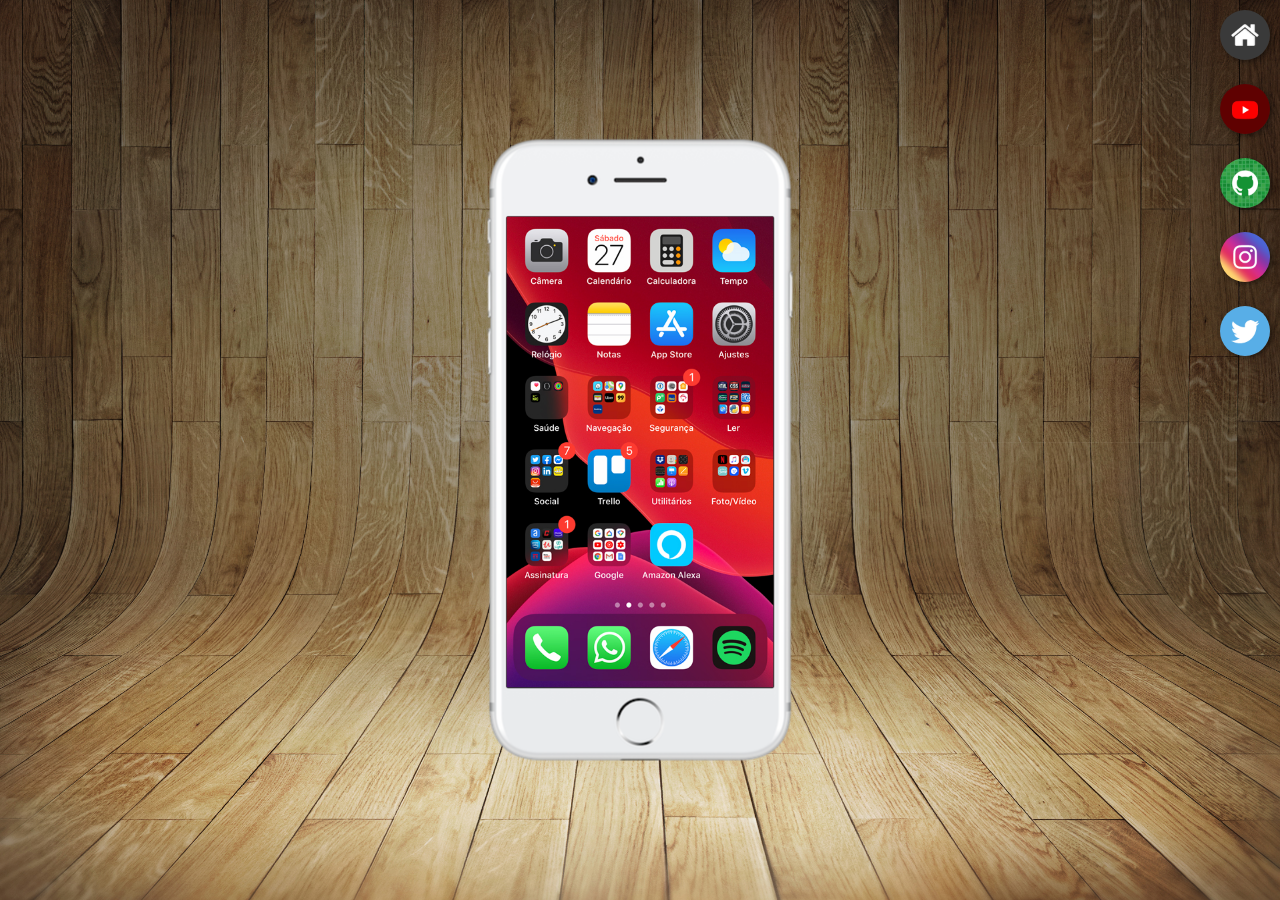
<file: index.html>
<!DOCTYPE html>
<html lang="pt-br">
<head>
    <meta charset="UTF-8">
    <meta name="viewport" content="width=device-width, initial-scale=1.0">
    <title>Redes Sociais</title>
    <link rel="shortcut icon" href="favicon.ico" type="image/x-icon">
    <link rel="stylesheet" href="style.css">
</head>
<body>
    <main>
        <section id="celular">
            <iframe src="home.html" name="tela" id="tela" frameborder="0"></iframe>
        </section>
        <section id="redes">
            <a href="home.html" target="tela"> <img src="imagens/logo-home.jpg" alt=""></a> <br>
            <a href="youtube.html" target="tela"> <img src="imagens/logo-youtube.jpg" alt=""></a> <br>
            <a href="github.html" target="tela"> <img src="imagens/logo-github.jpg" alt=""></a> <br>
            <a href="instagram.html" target="tela"> <img src="imagens/logo-instagram.jpg" alt=""></a> <br>
            <a href="twitter.html" target="tela"> <img src="imagens/logo-twitter.jpg" alt=""></a> <br>
        </section>
    </main>
</body>
</html>
</file>
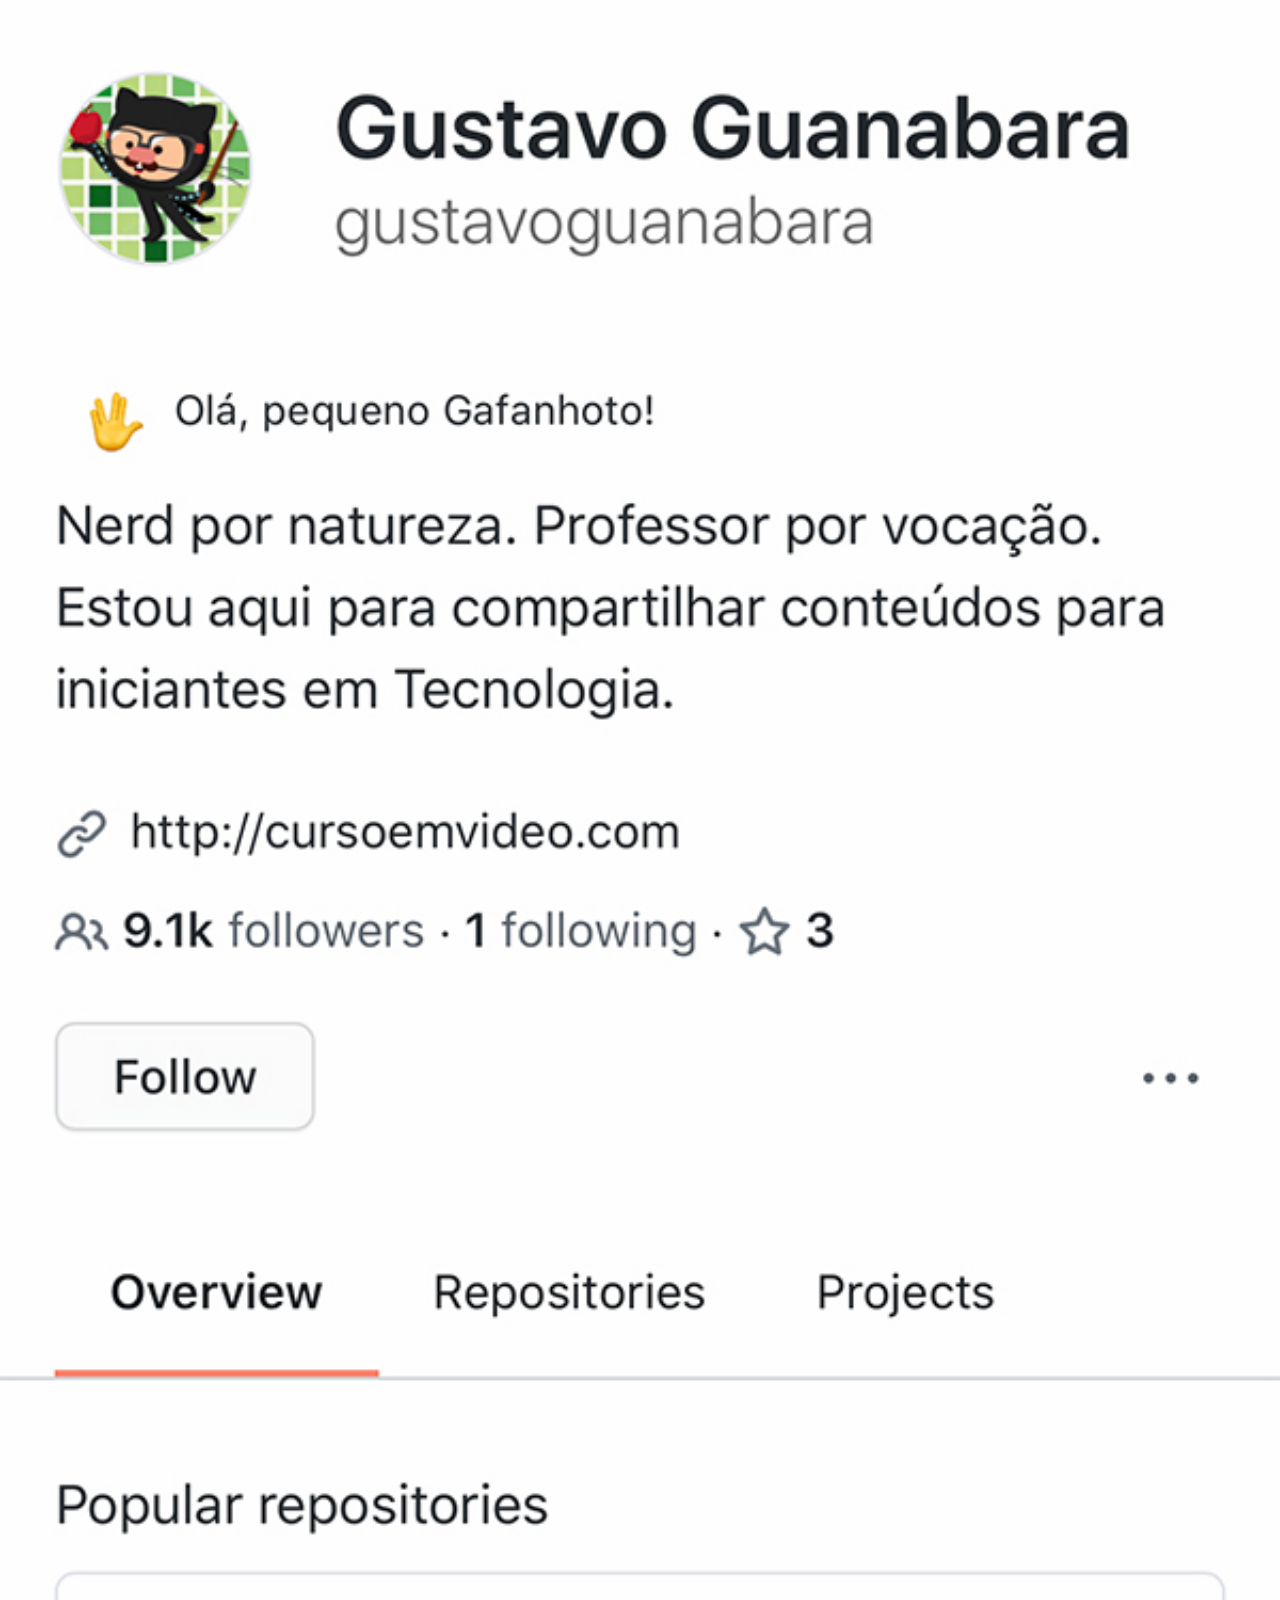
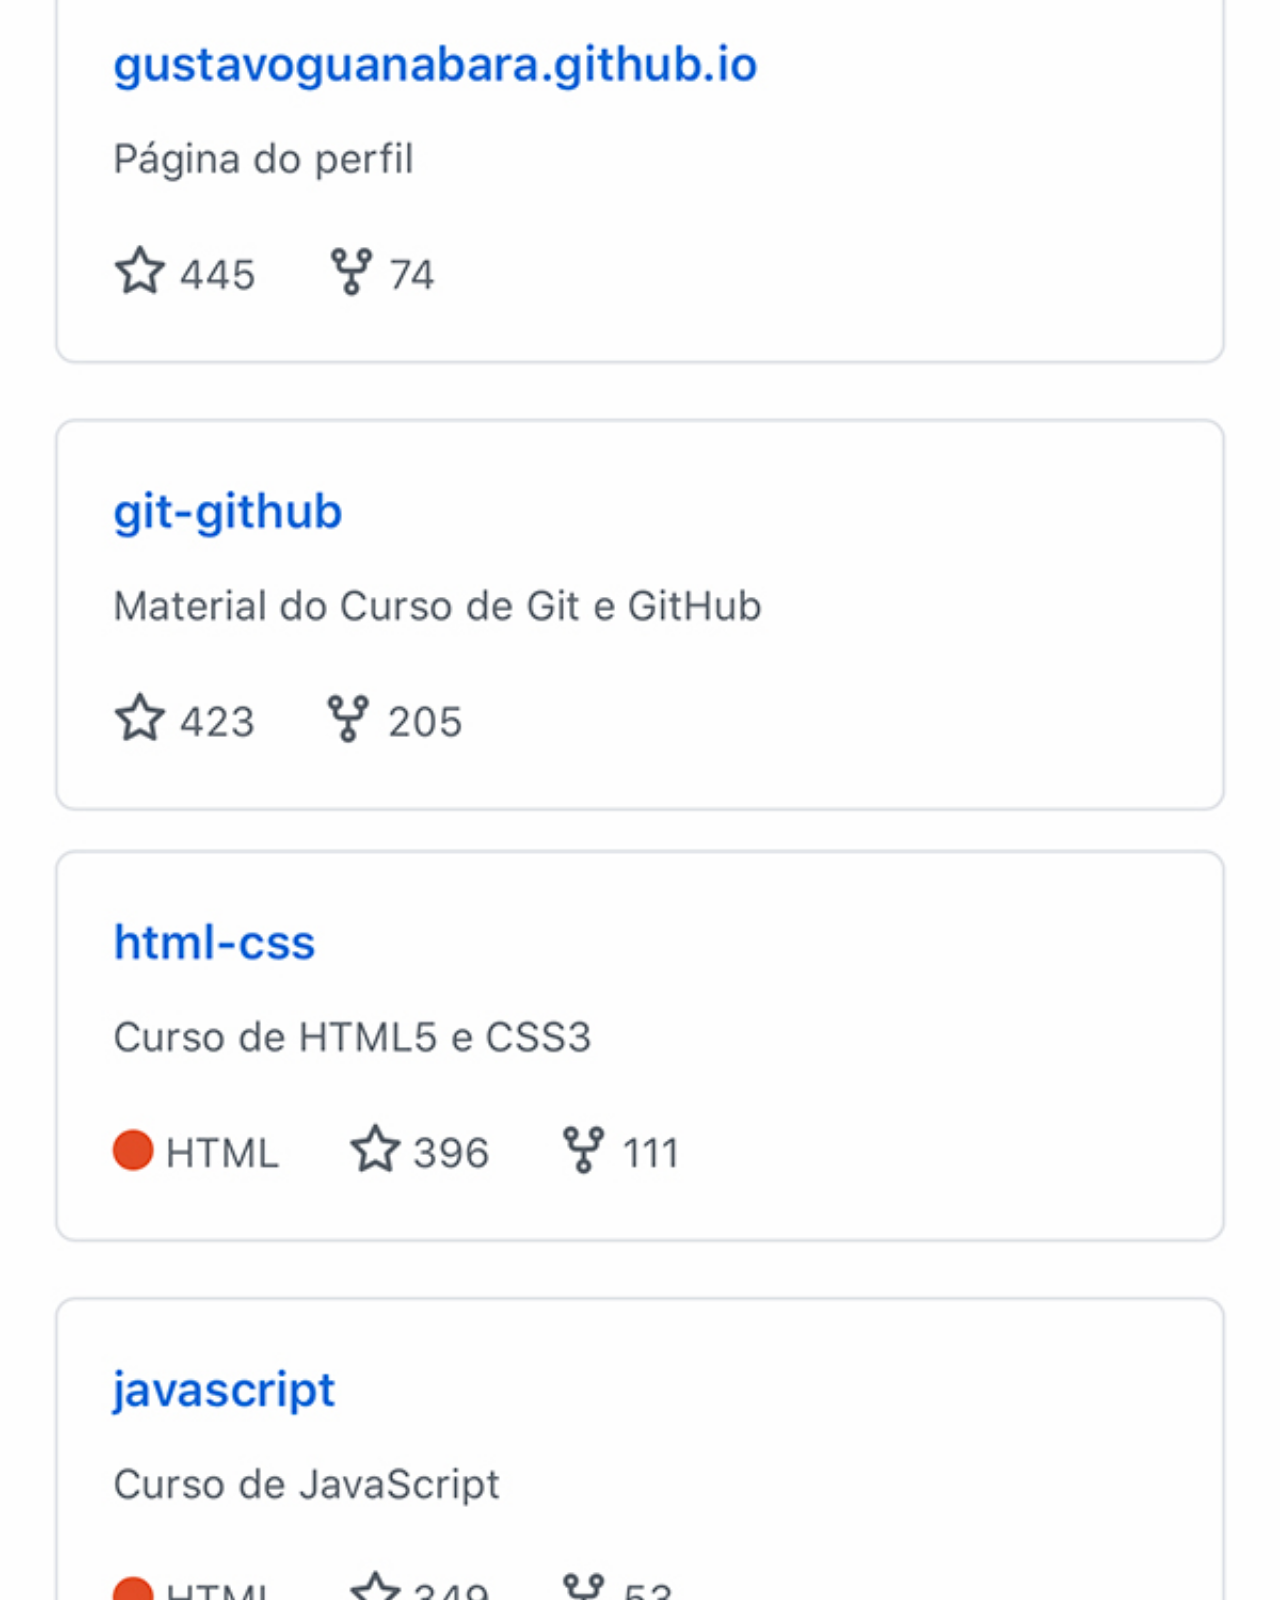
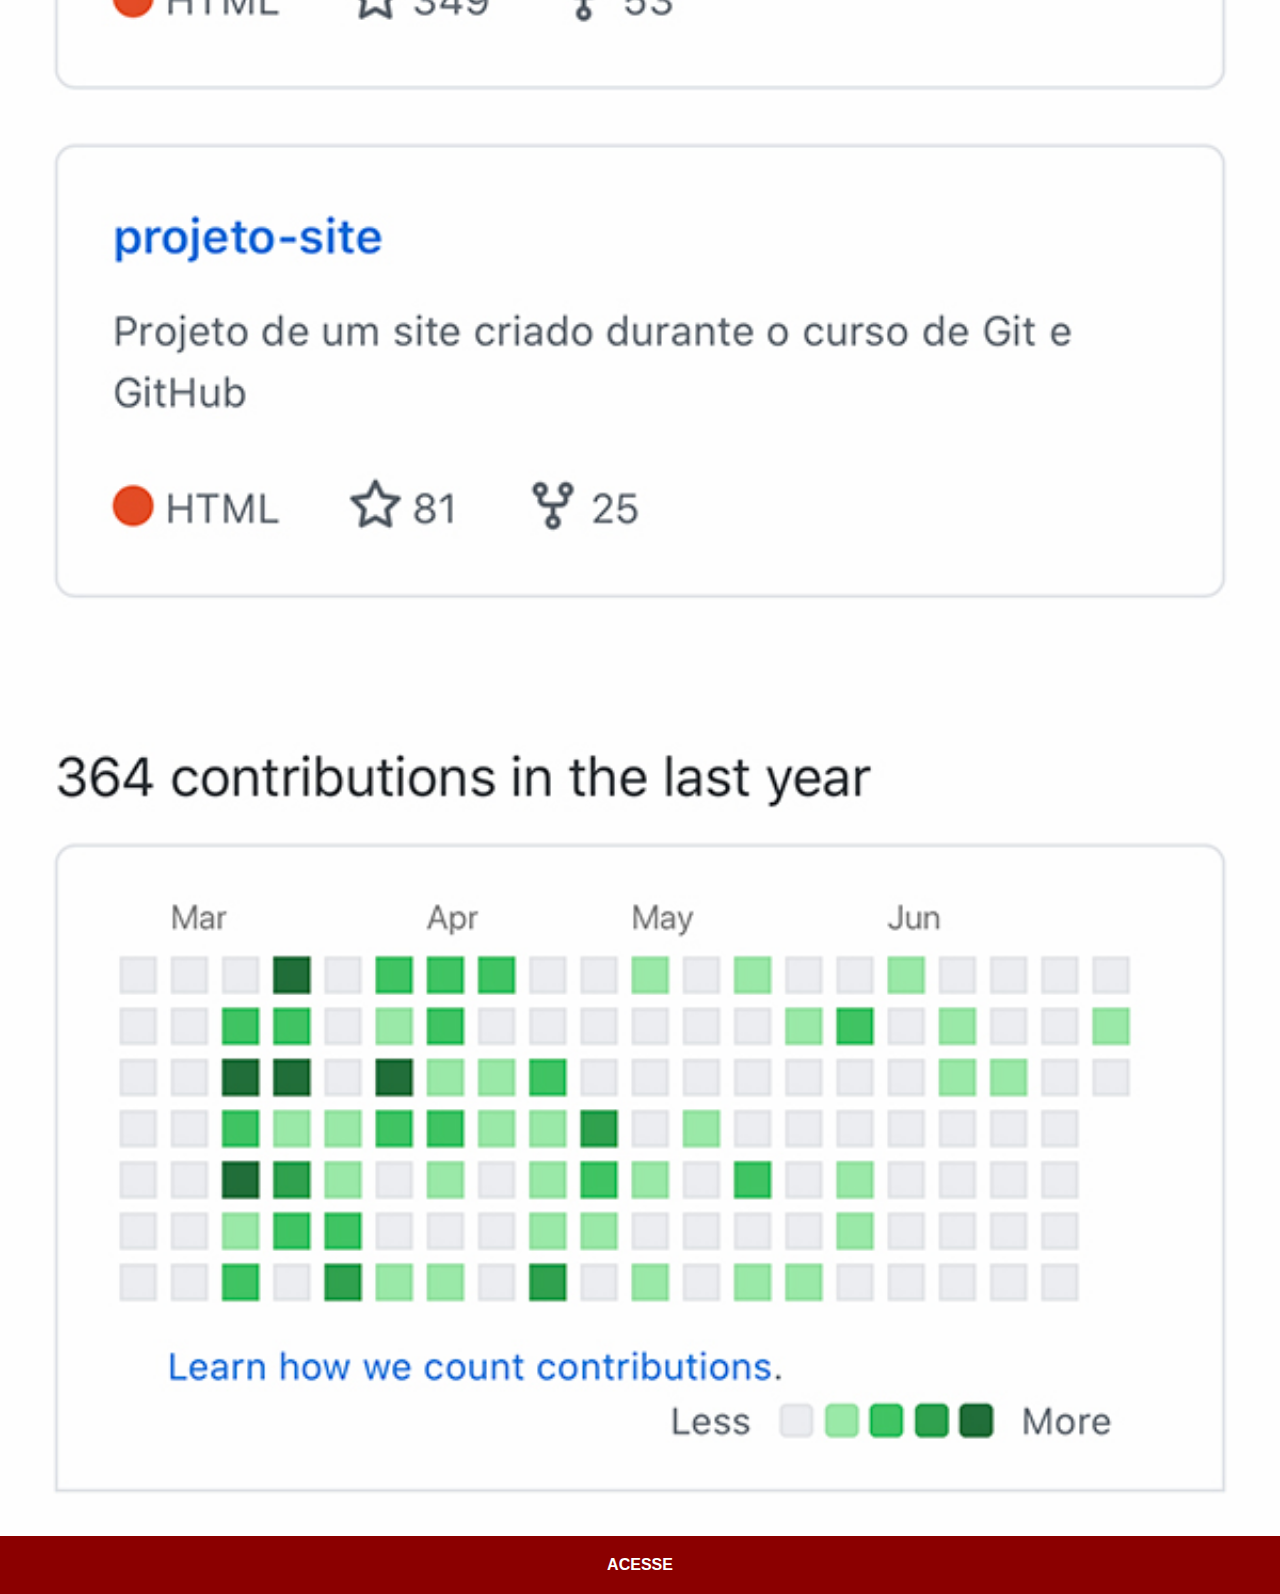
<file: github.html>
<!DOCTYPE html>
<html lang="pt-br">
<head>
    <meta charset="UTF-8">
    <meta name="viewport" content="width=device-width, initial-scale=1.0">
    <title>github</title>
    <link rel="stylesheet" href="sociais.css">
</head>
<body>
    <img src="imagens/tela-github.jpg" alt="">
    <a href="https://github.com/diogolsl?tab=repositories" target="_blank">ACESSE</a>
</body>
</html>
</file>
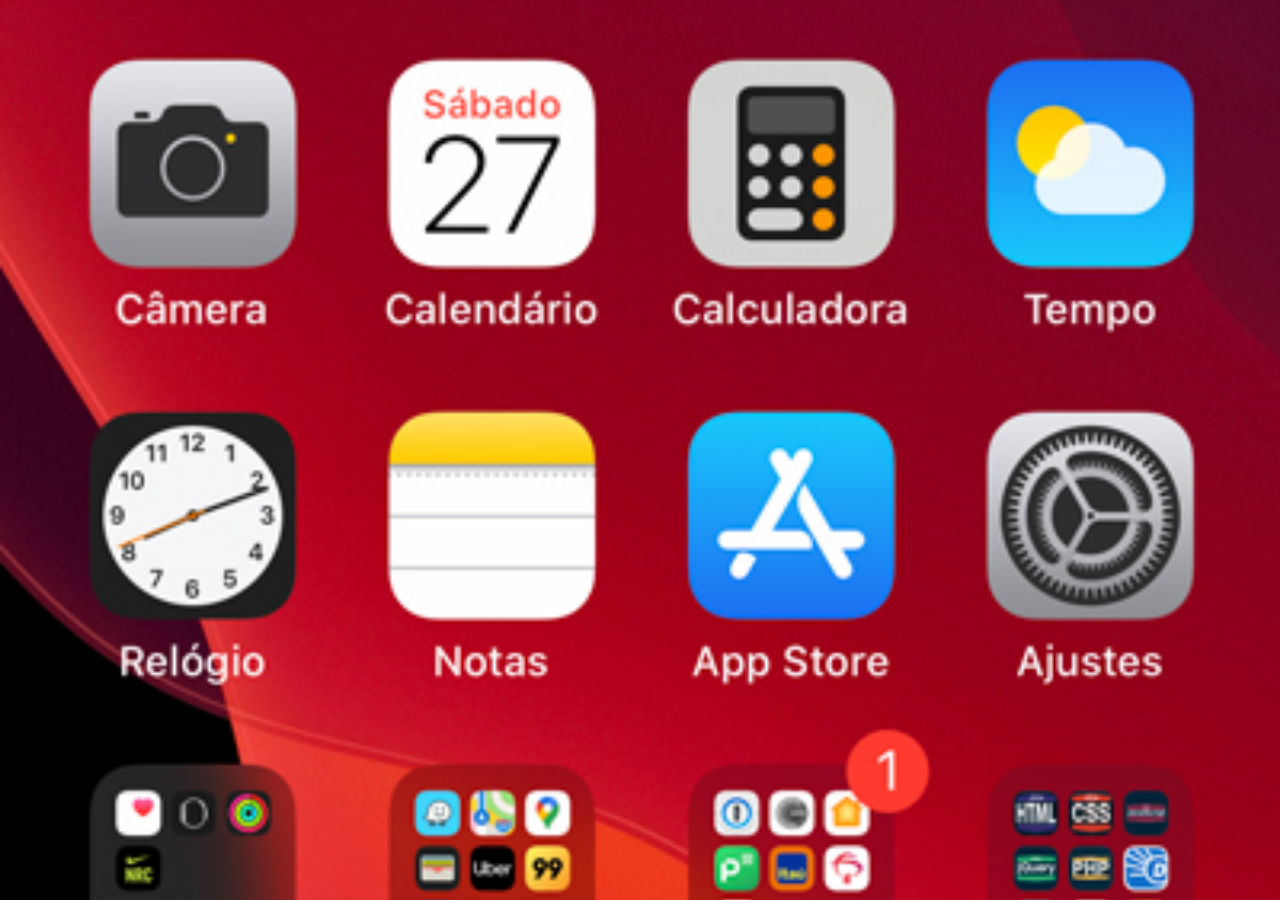
<file: home.html>
<!DOCTYPE html>
<html lang="pt-br">
<head>
    <meta charset="UTF-8">
    <meta name="viewport" content="width=device-width, initial-scale=1.0">
    <title>Home</title>
    <style>
        *{
            padding: 0px;
            margin: 0px;
        }
        body{
            height: 100vh;
            width: 100vw;
            background: black url(imagens/tela-home.jpg) no-repeat top center;
            background-size: cover;
        }
    </style>
</head>
<body>
    
</body>
</html>
</file>
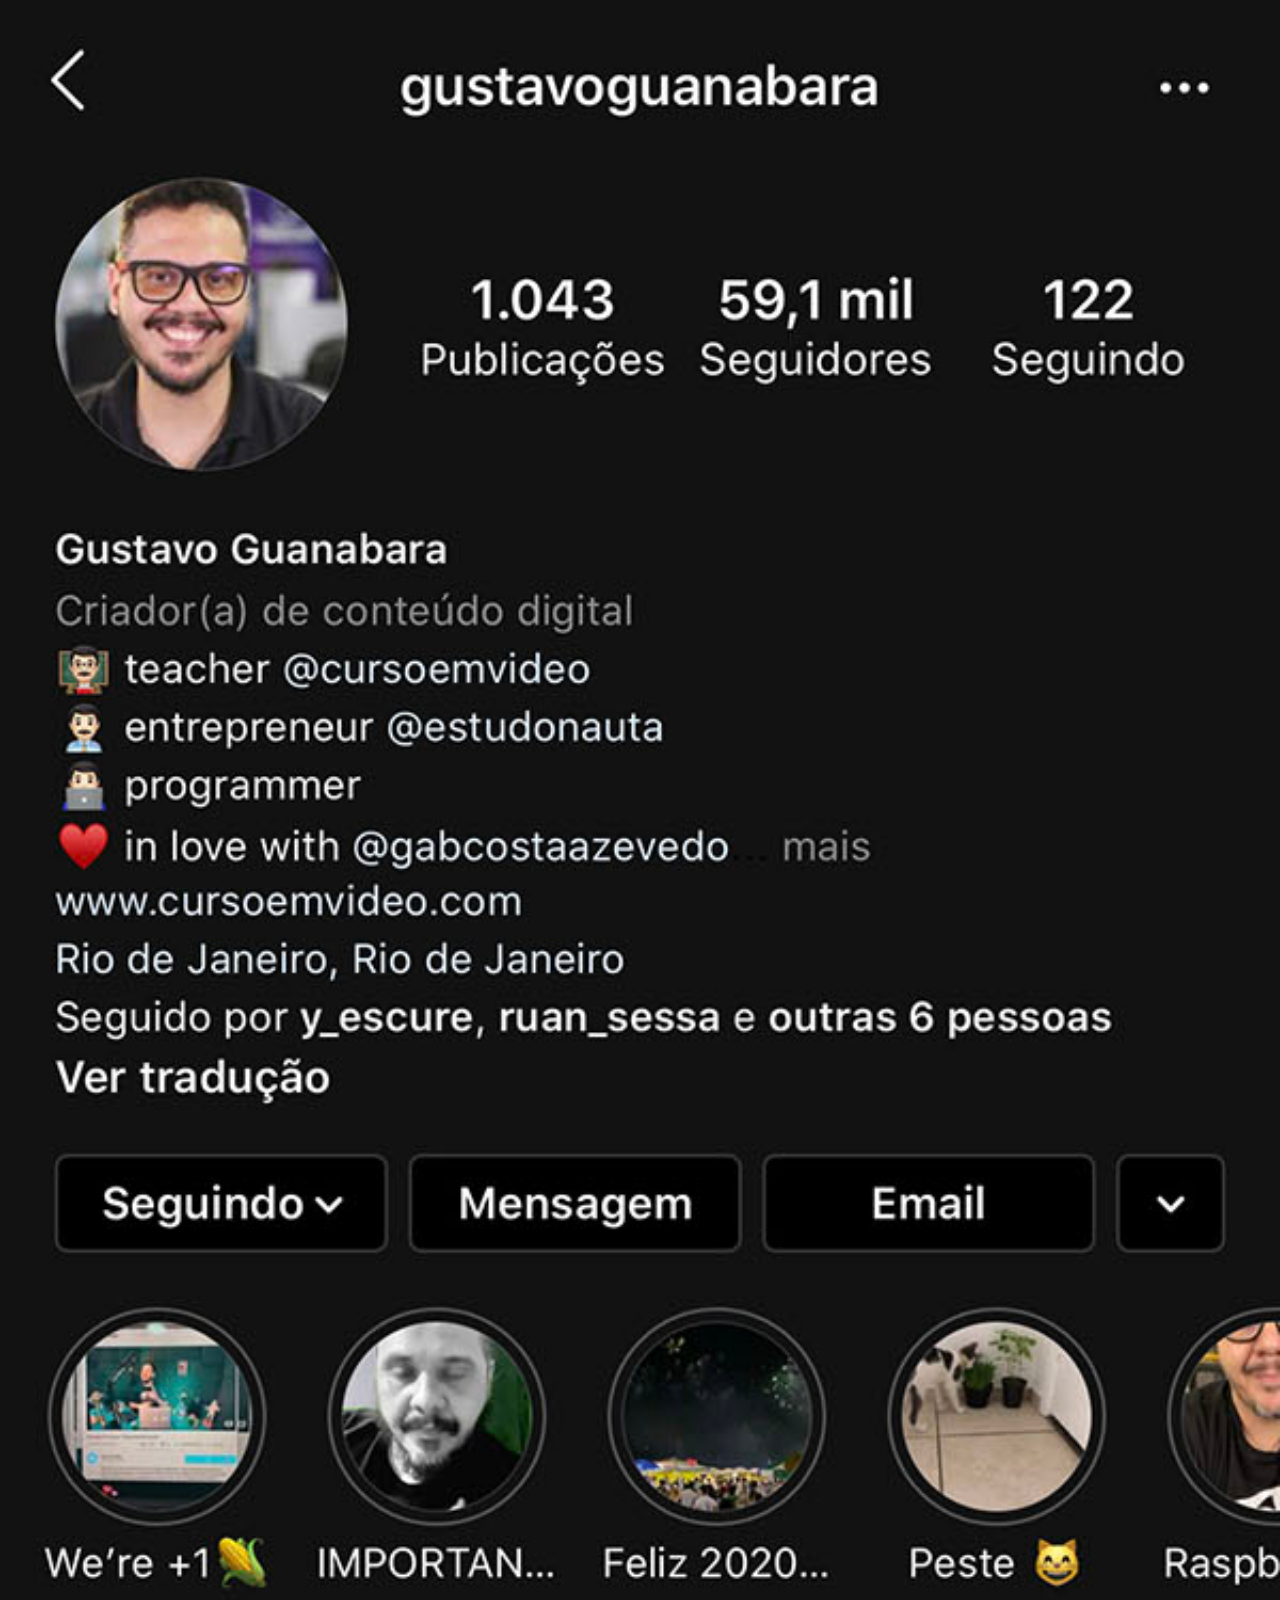
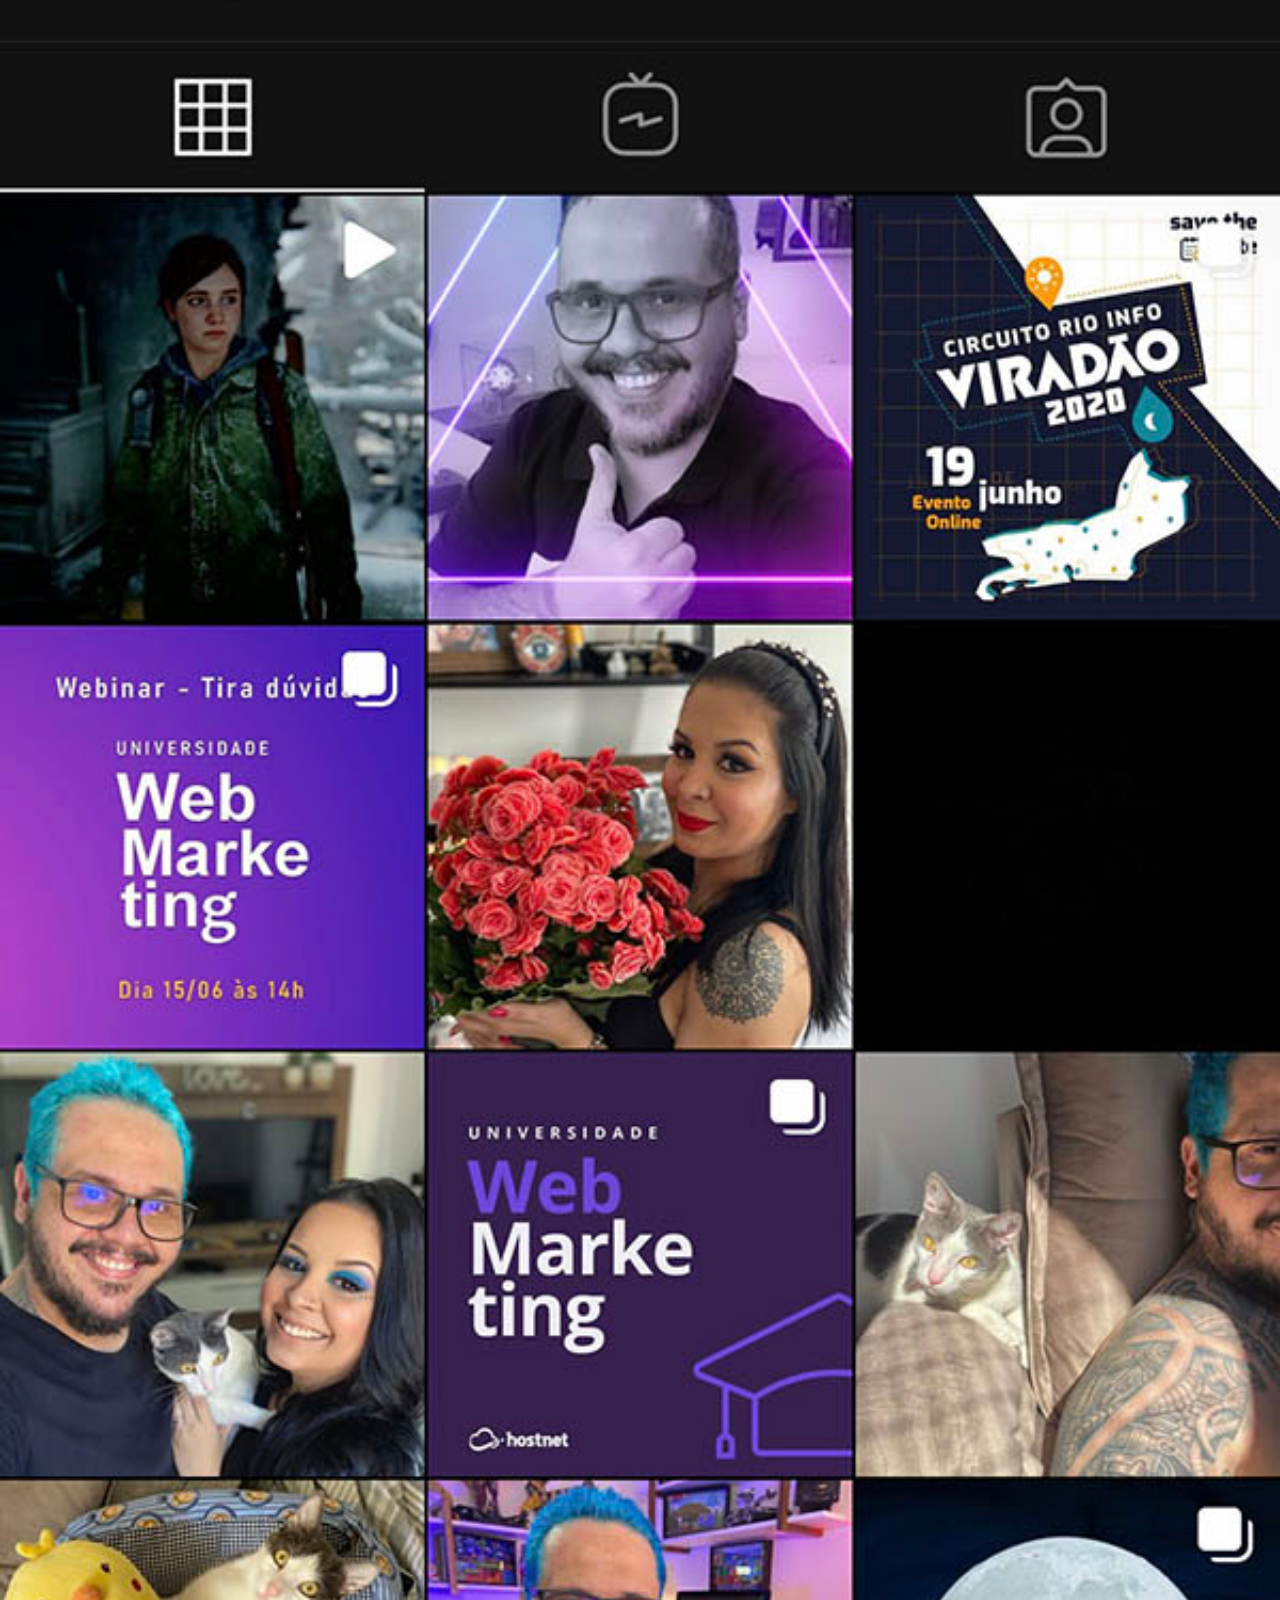
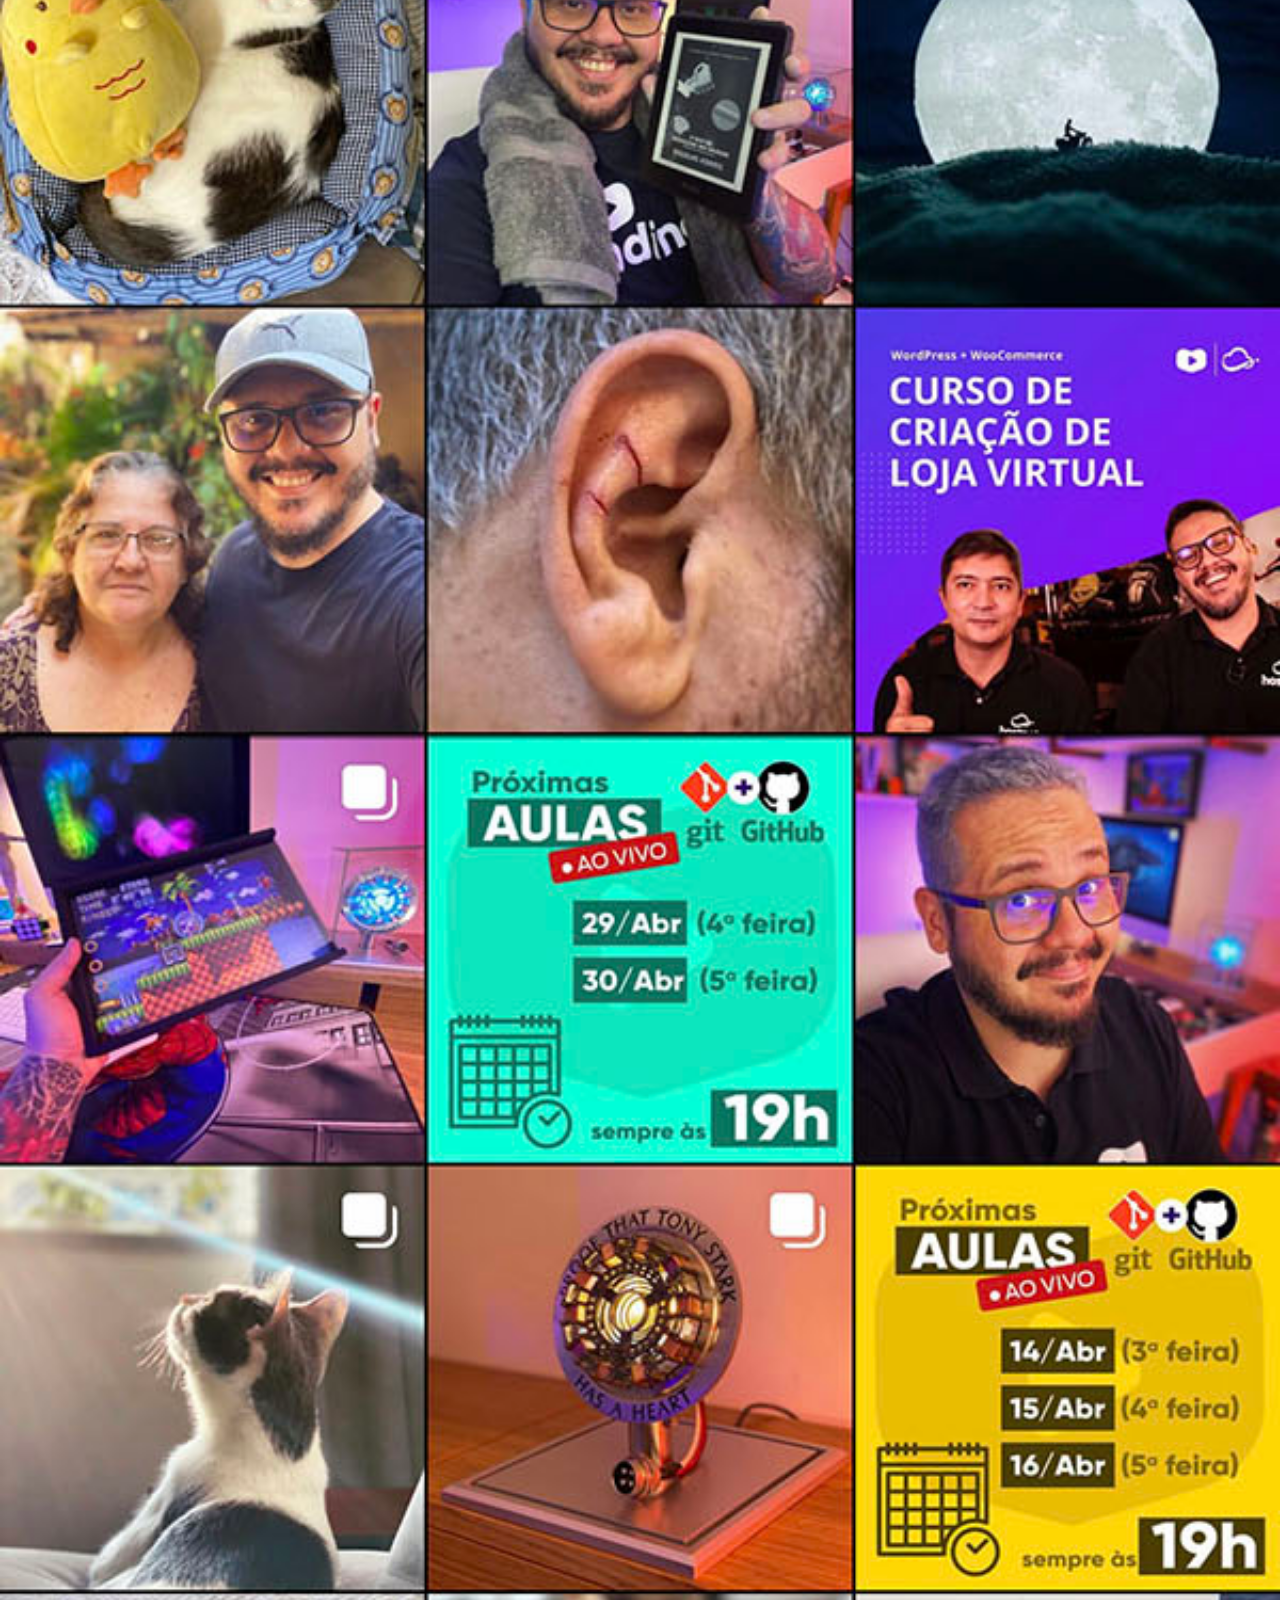
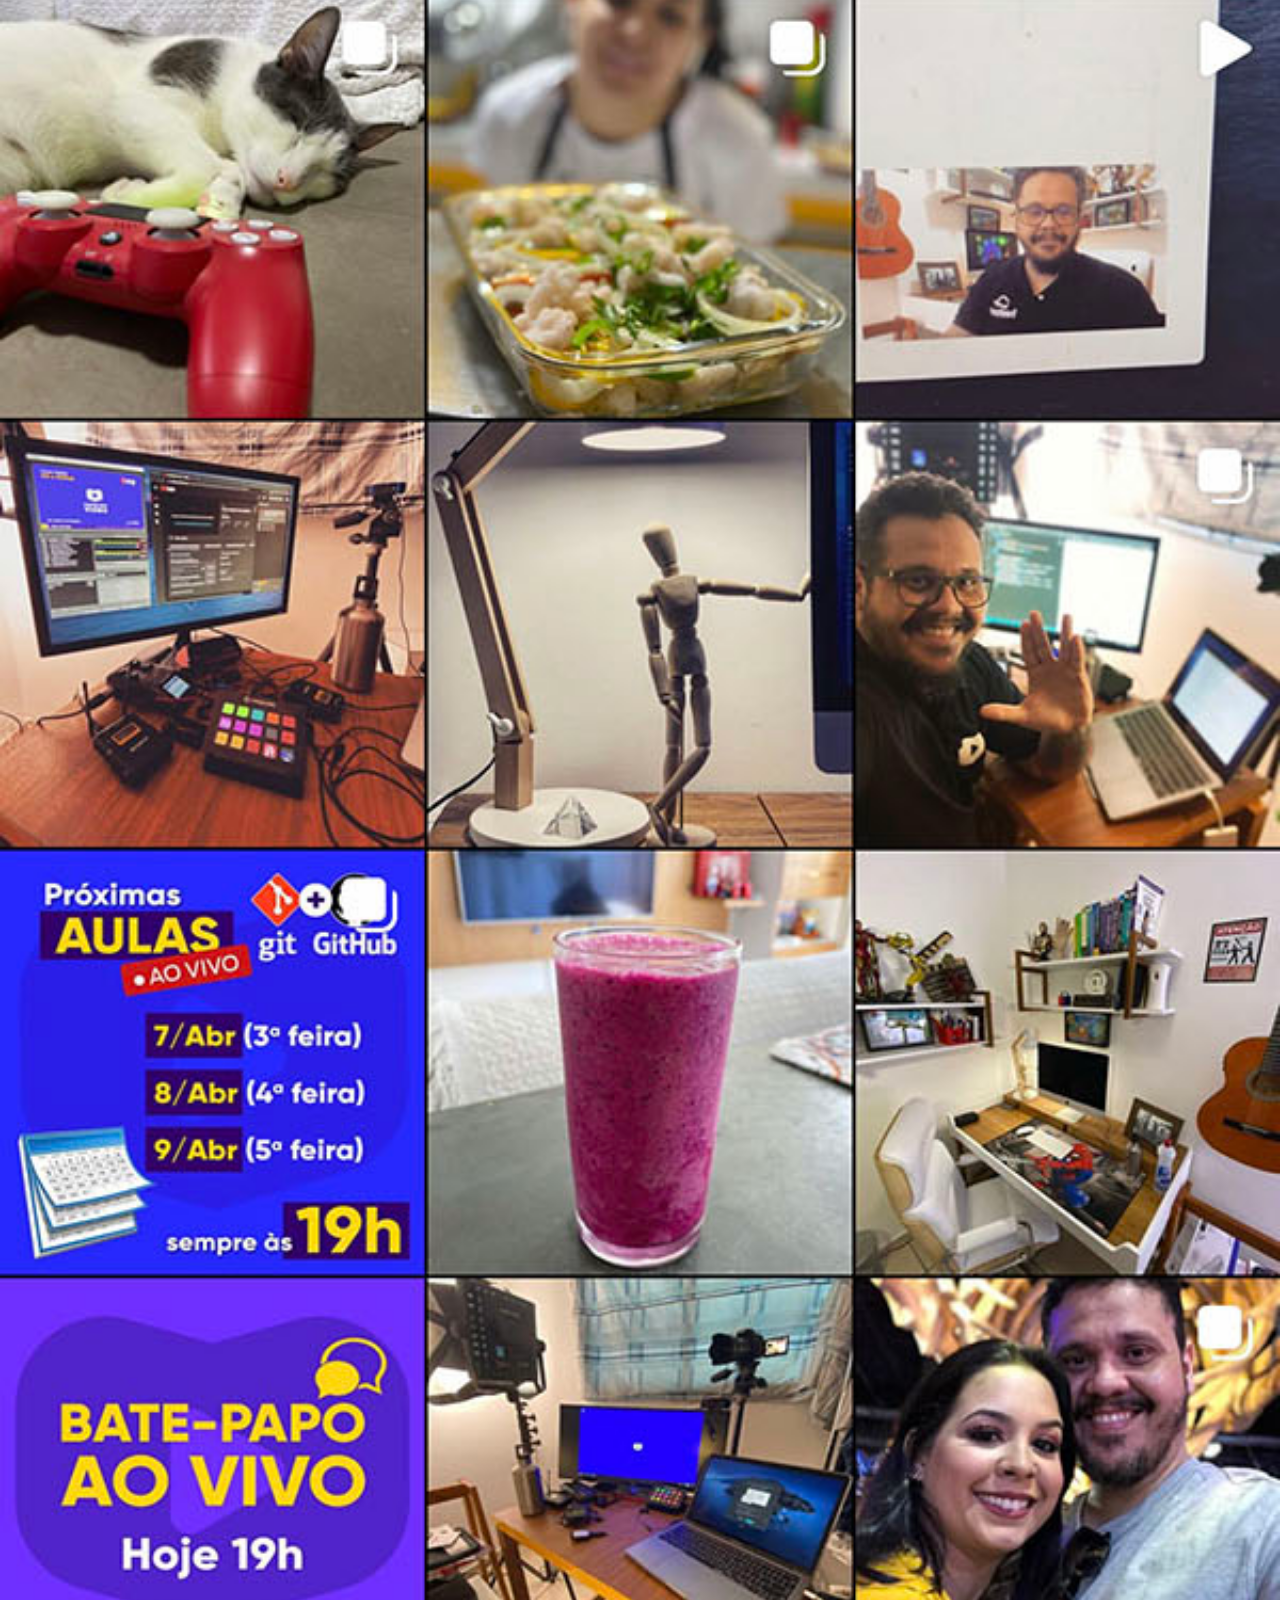
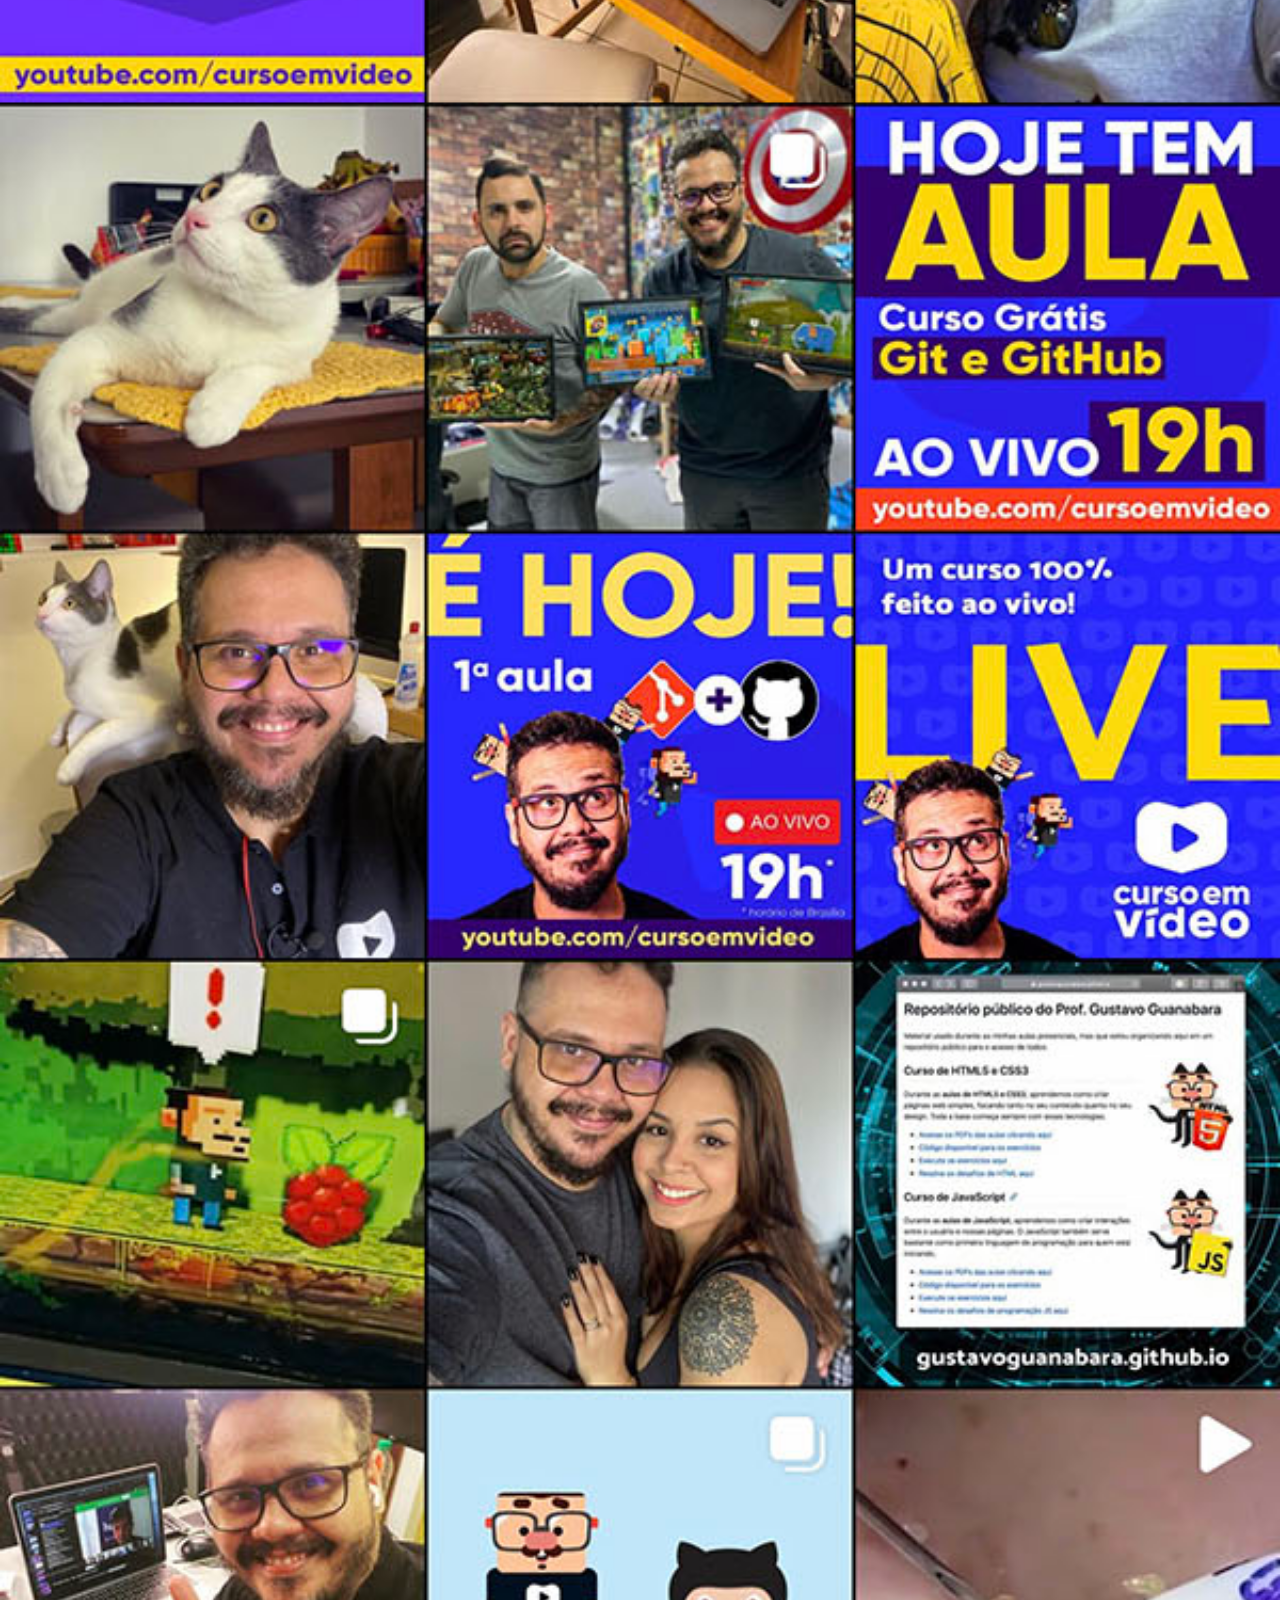
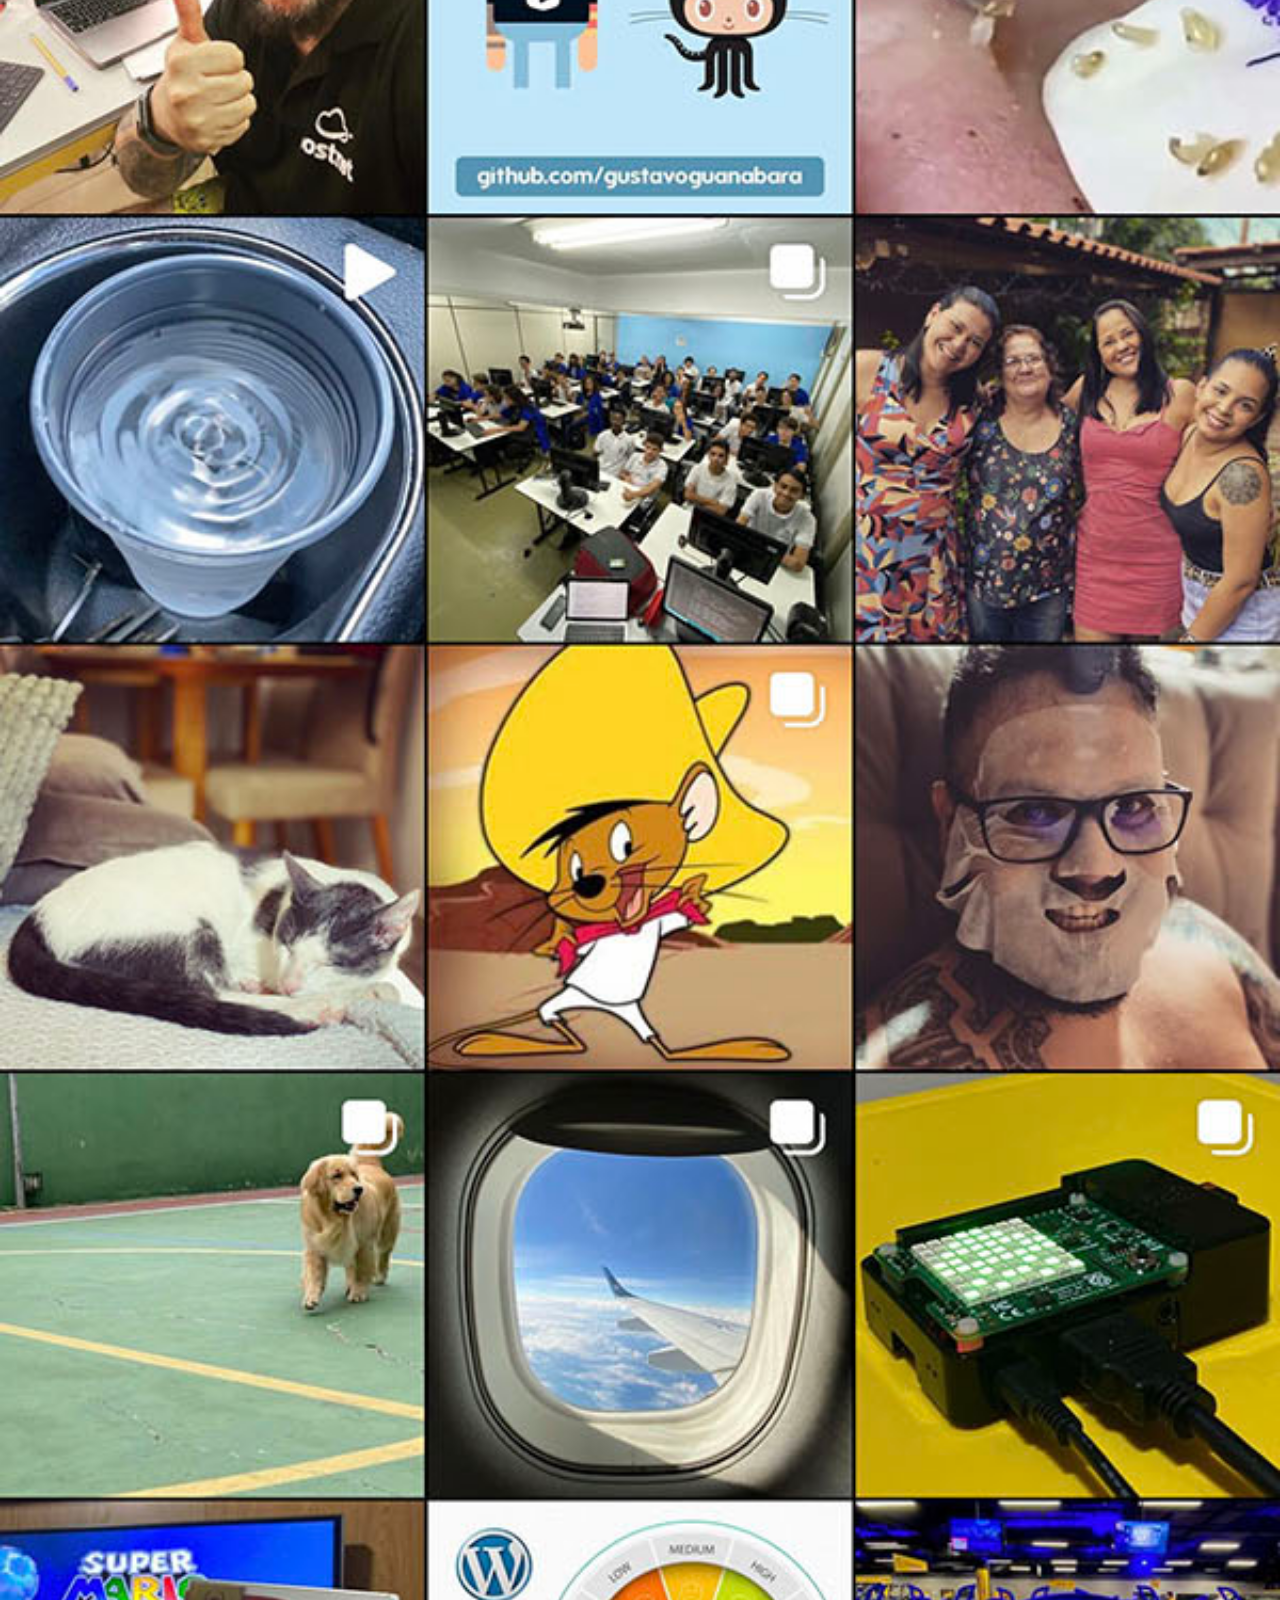
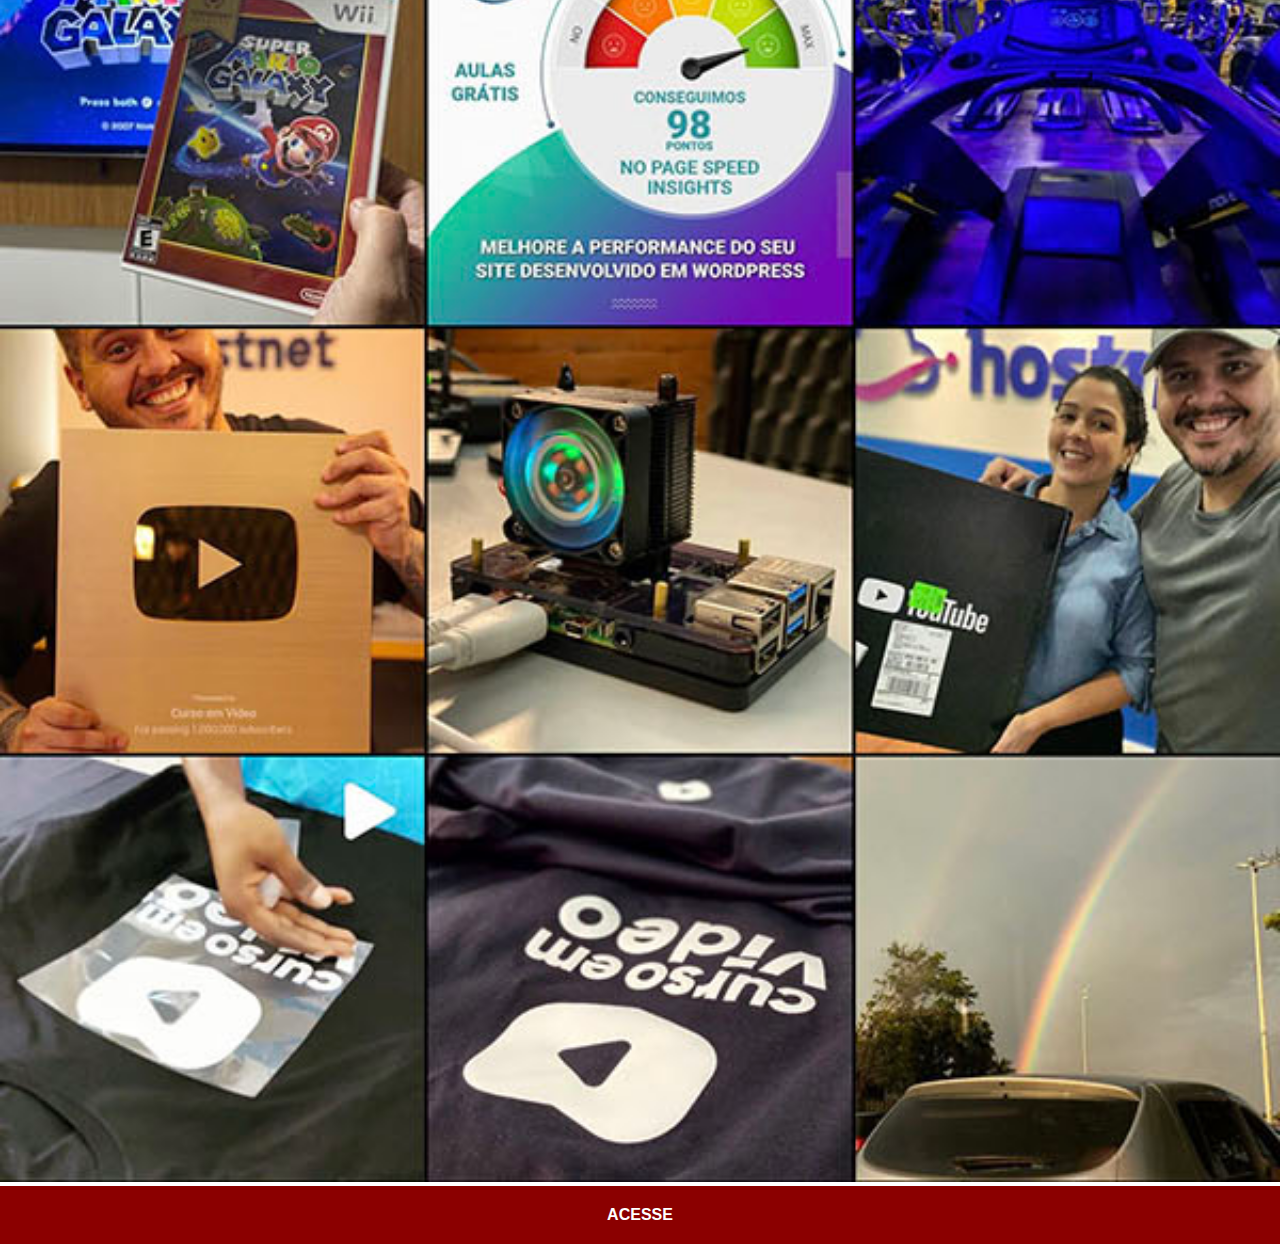
<file: instagram.html>
<!DOCTYPE html>
<html lang="pt-br">
<head>
    <meta charset="UTF-8">
    <meta name="viewport" content="width=device-width, initial-scale=1.0">
    <title>instagram</title>
    <link rel="stylesheet" href="sociais.css">
</head>
<body>
    <img src="imagens/tela-instagram.jpg" alt="">
    <a href="https://www.instagram.com/diogolsl/" target="_blank">ACESSE</a>
</body>
</html>
</file>
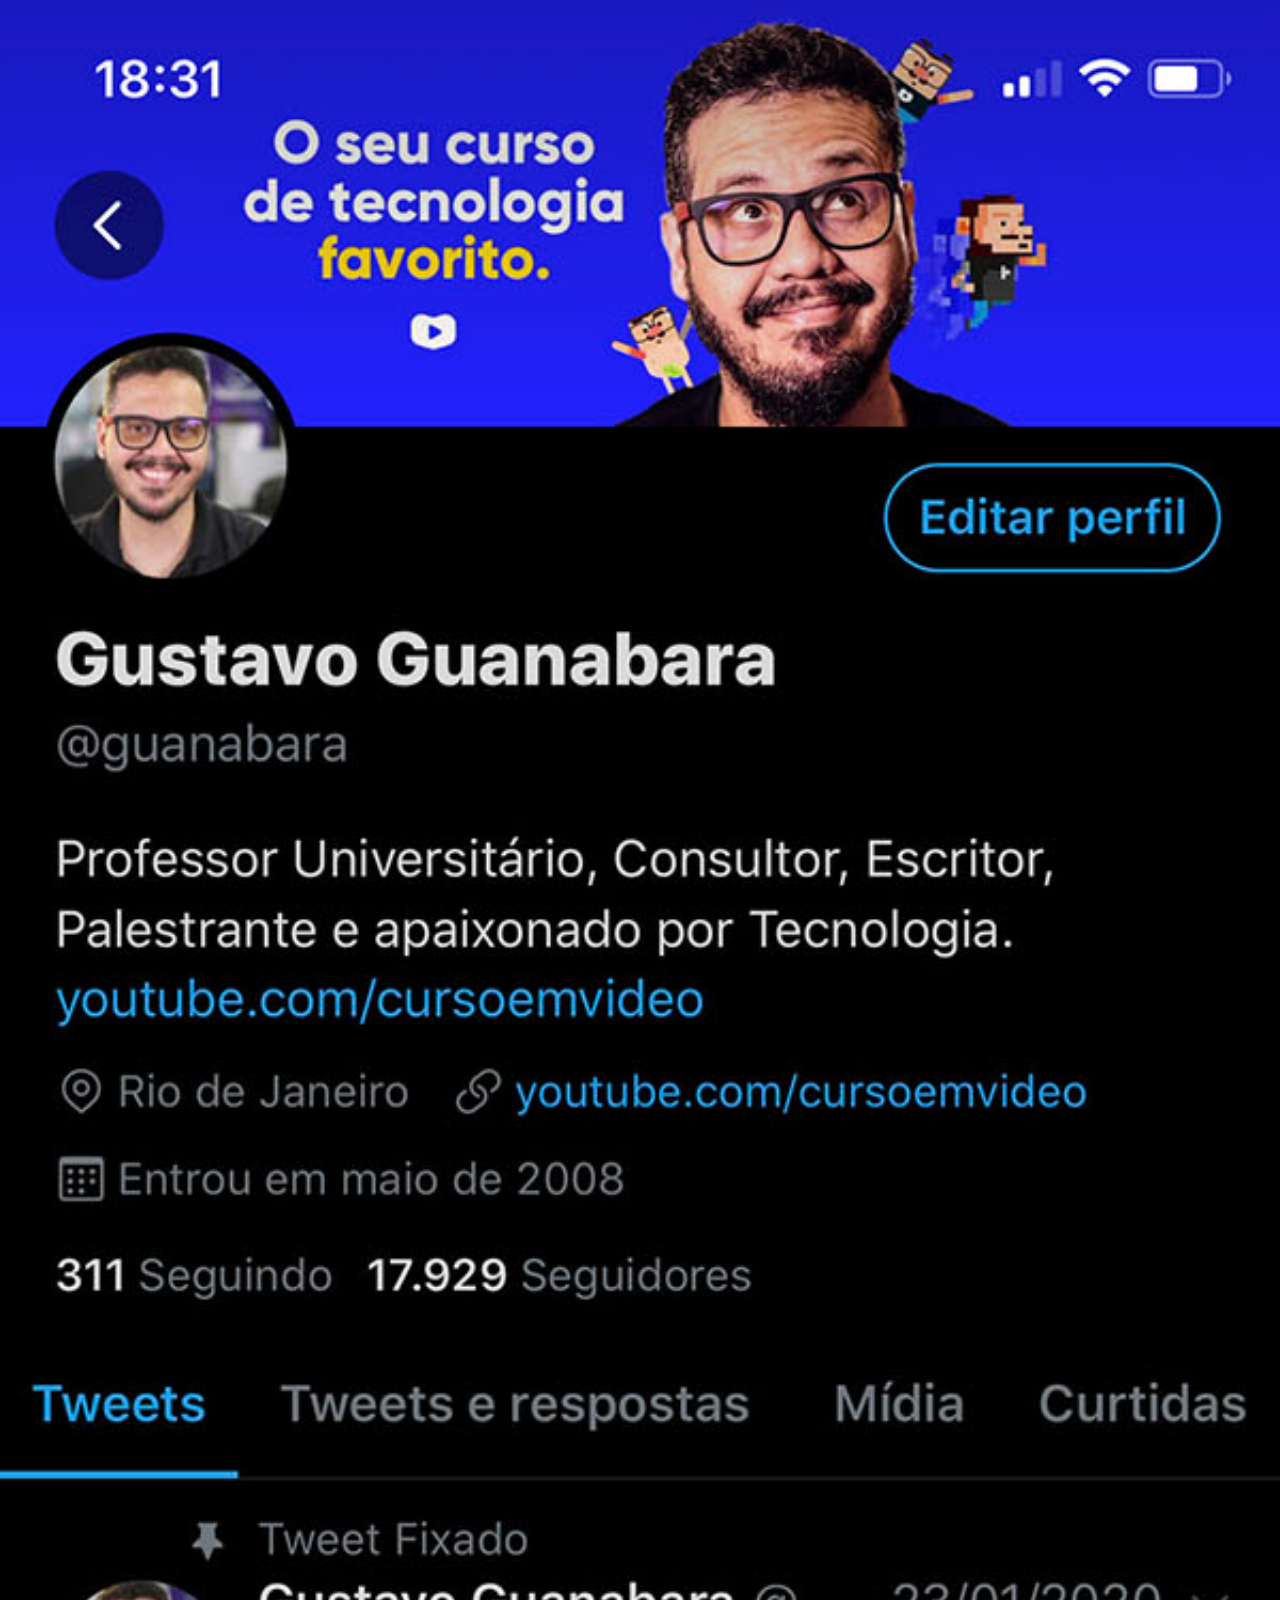
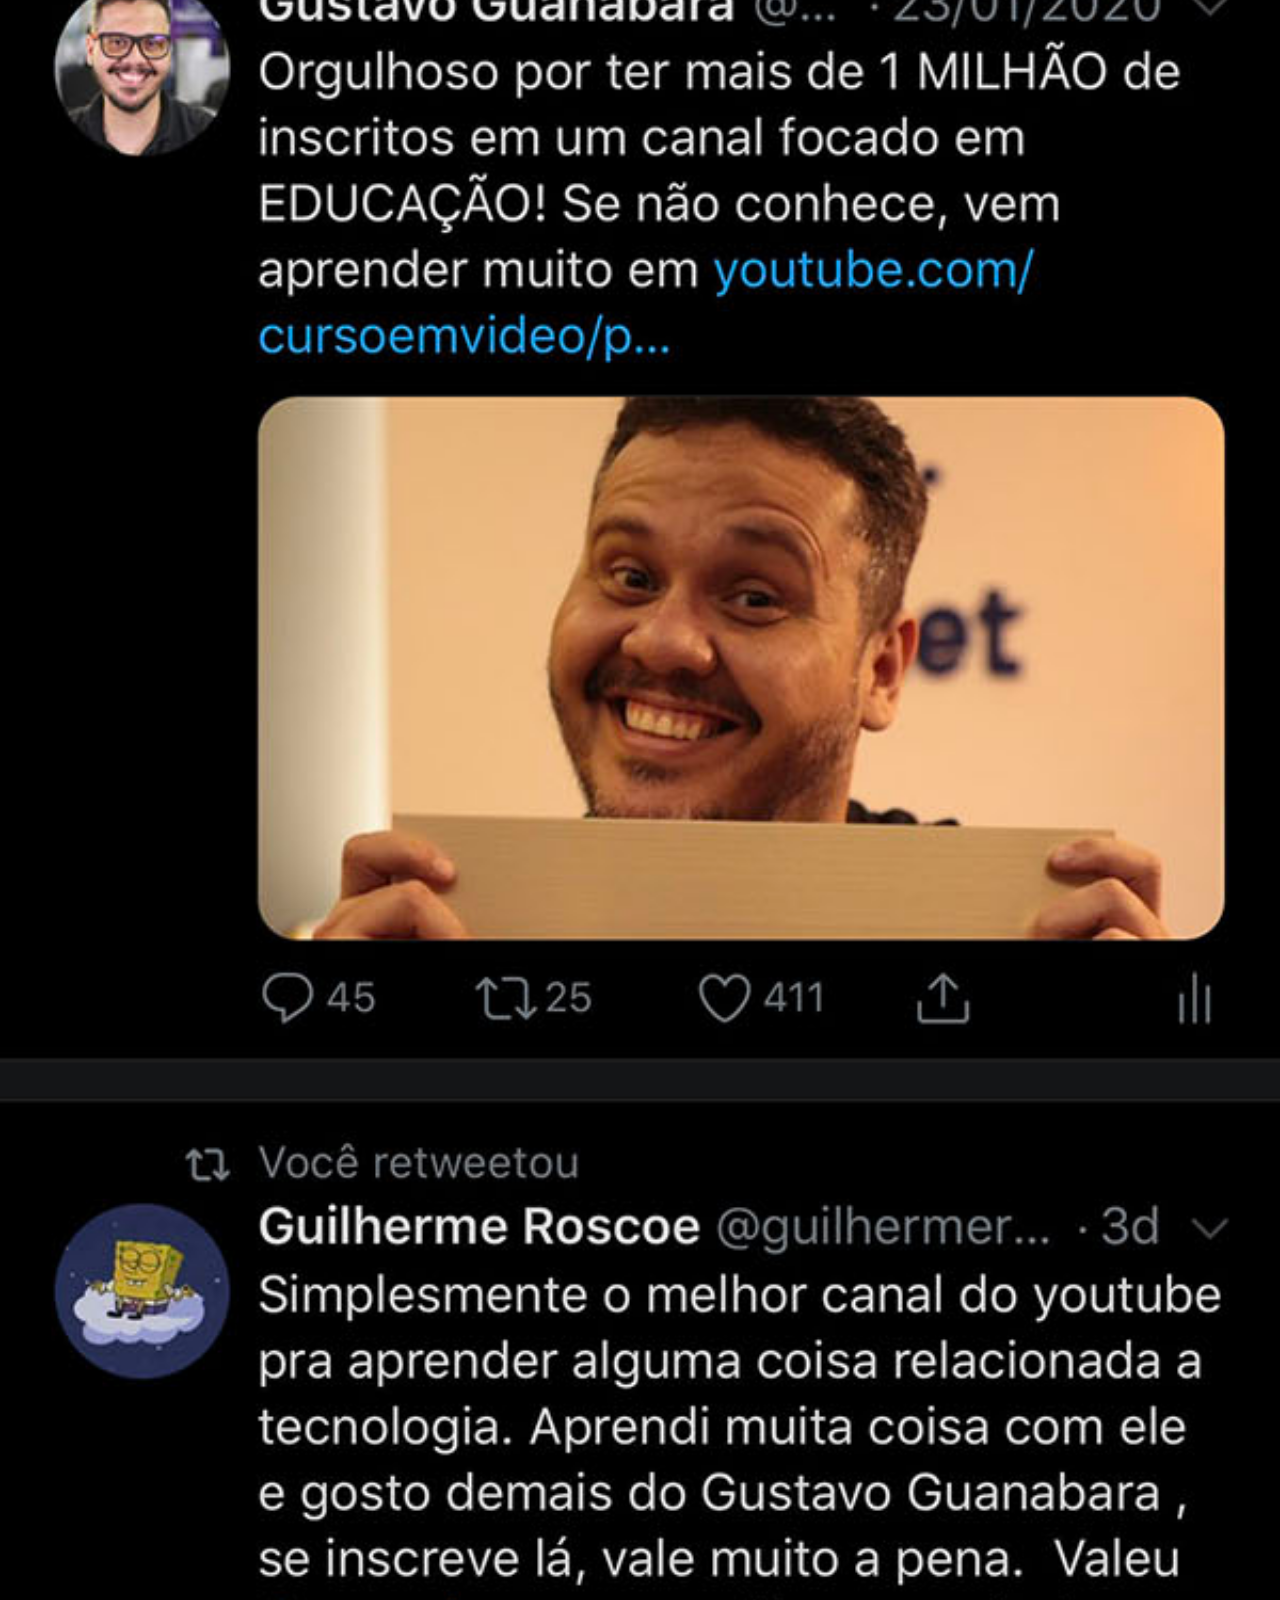
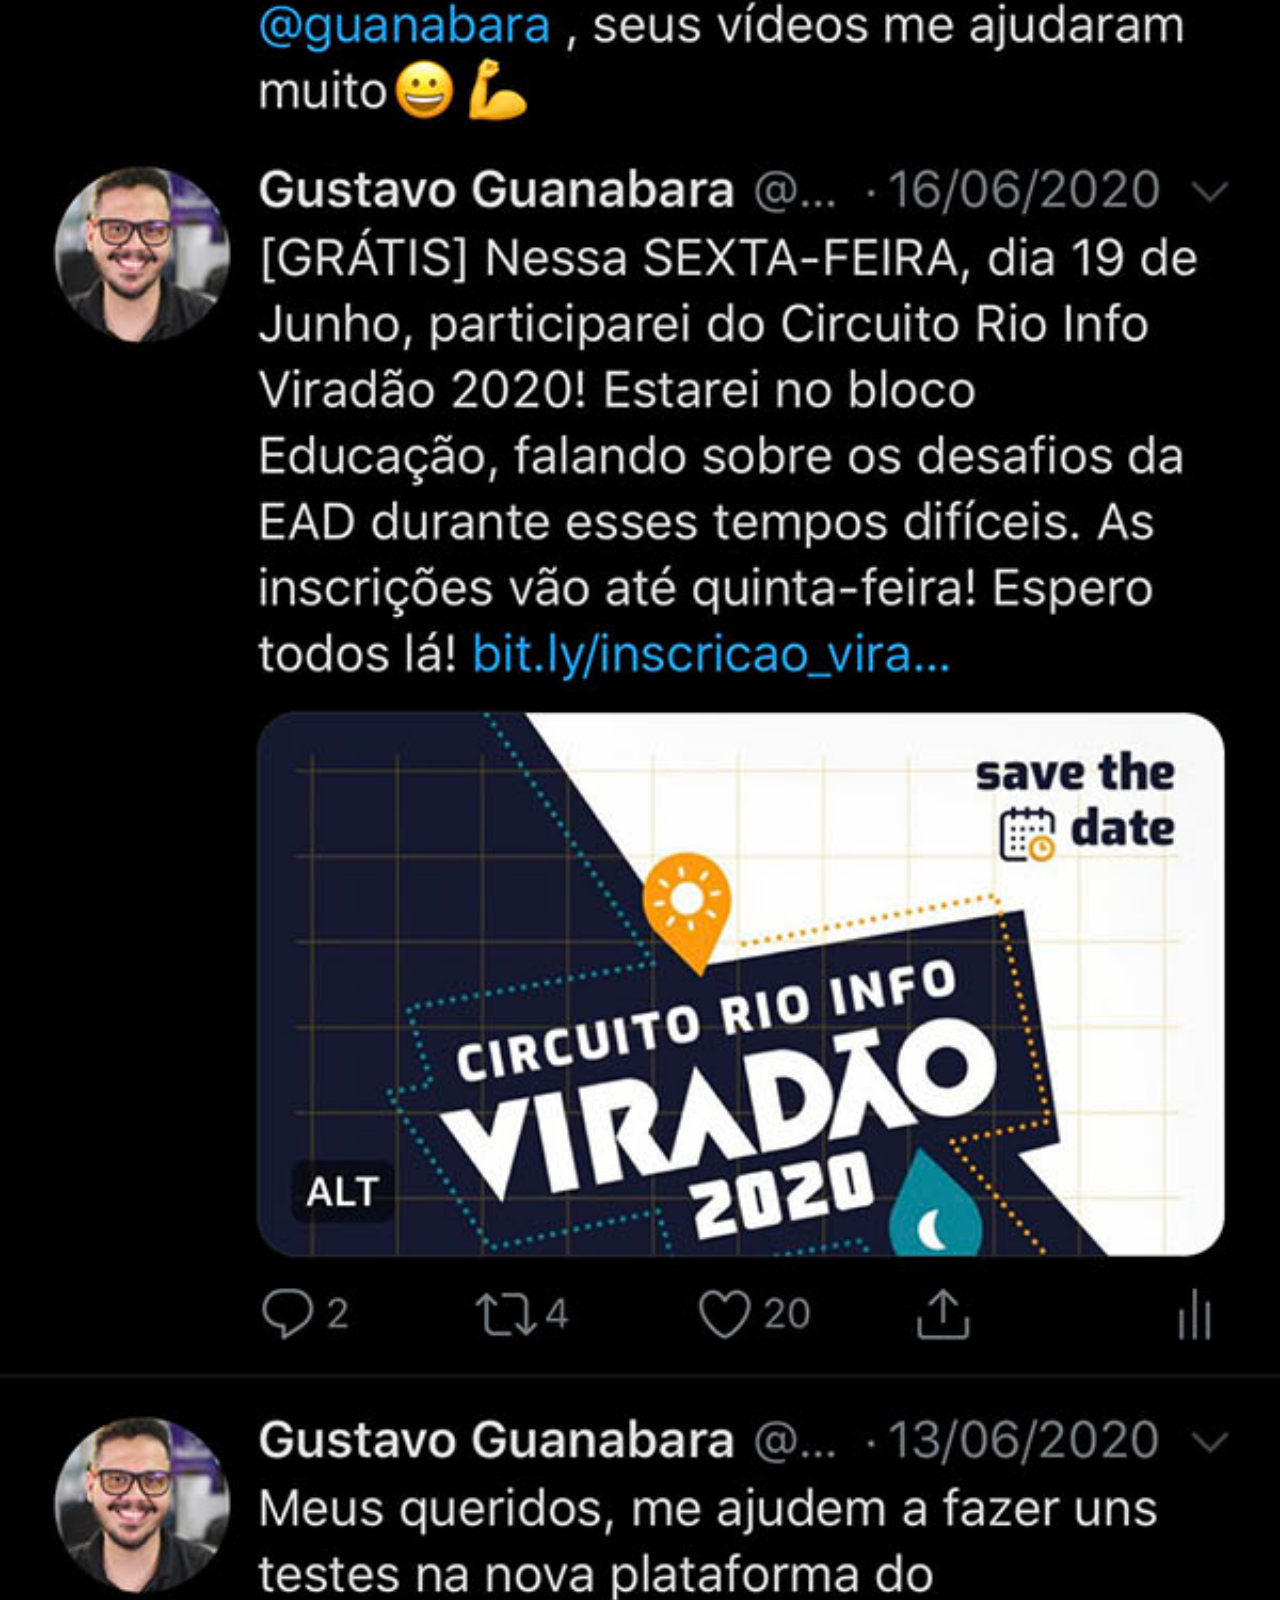
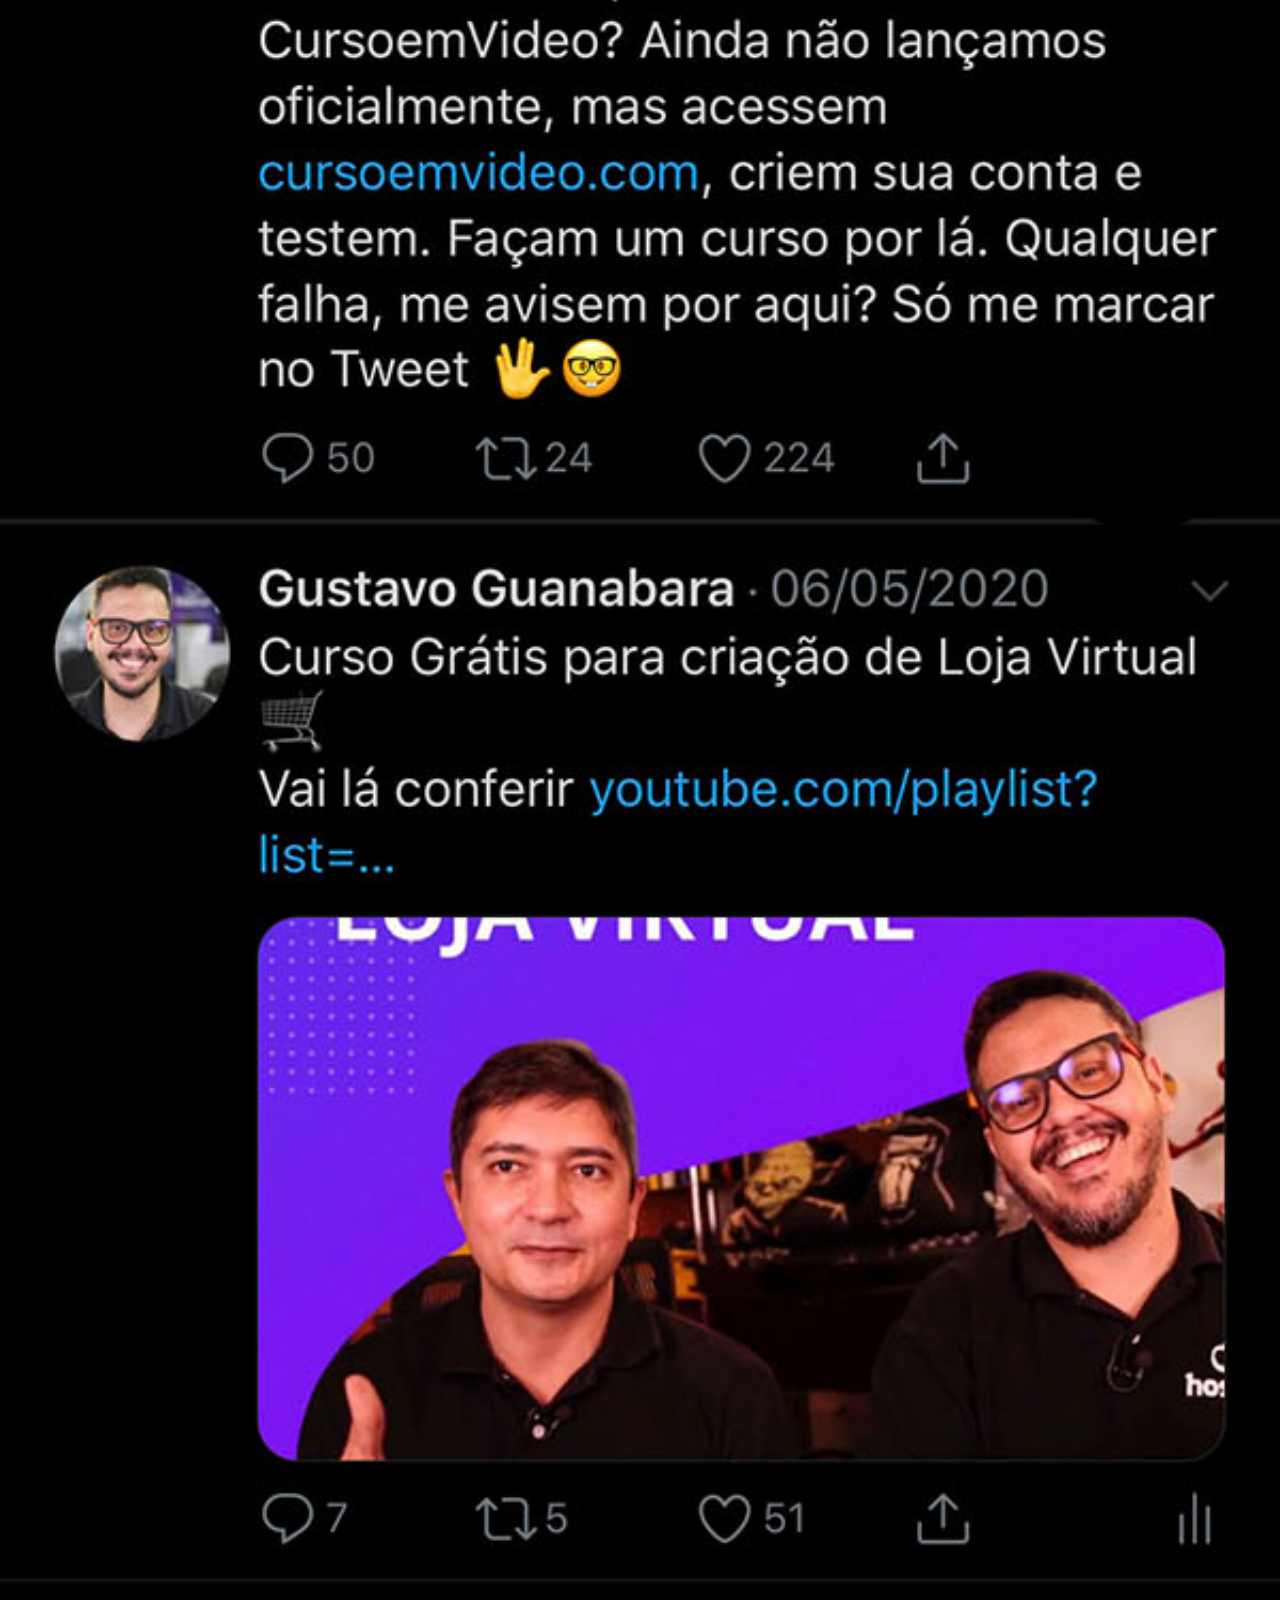
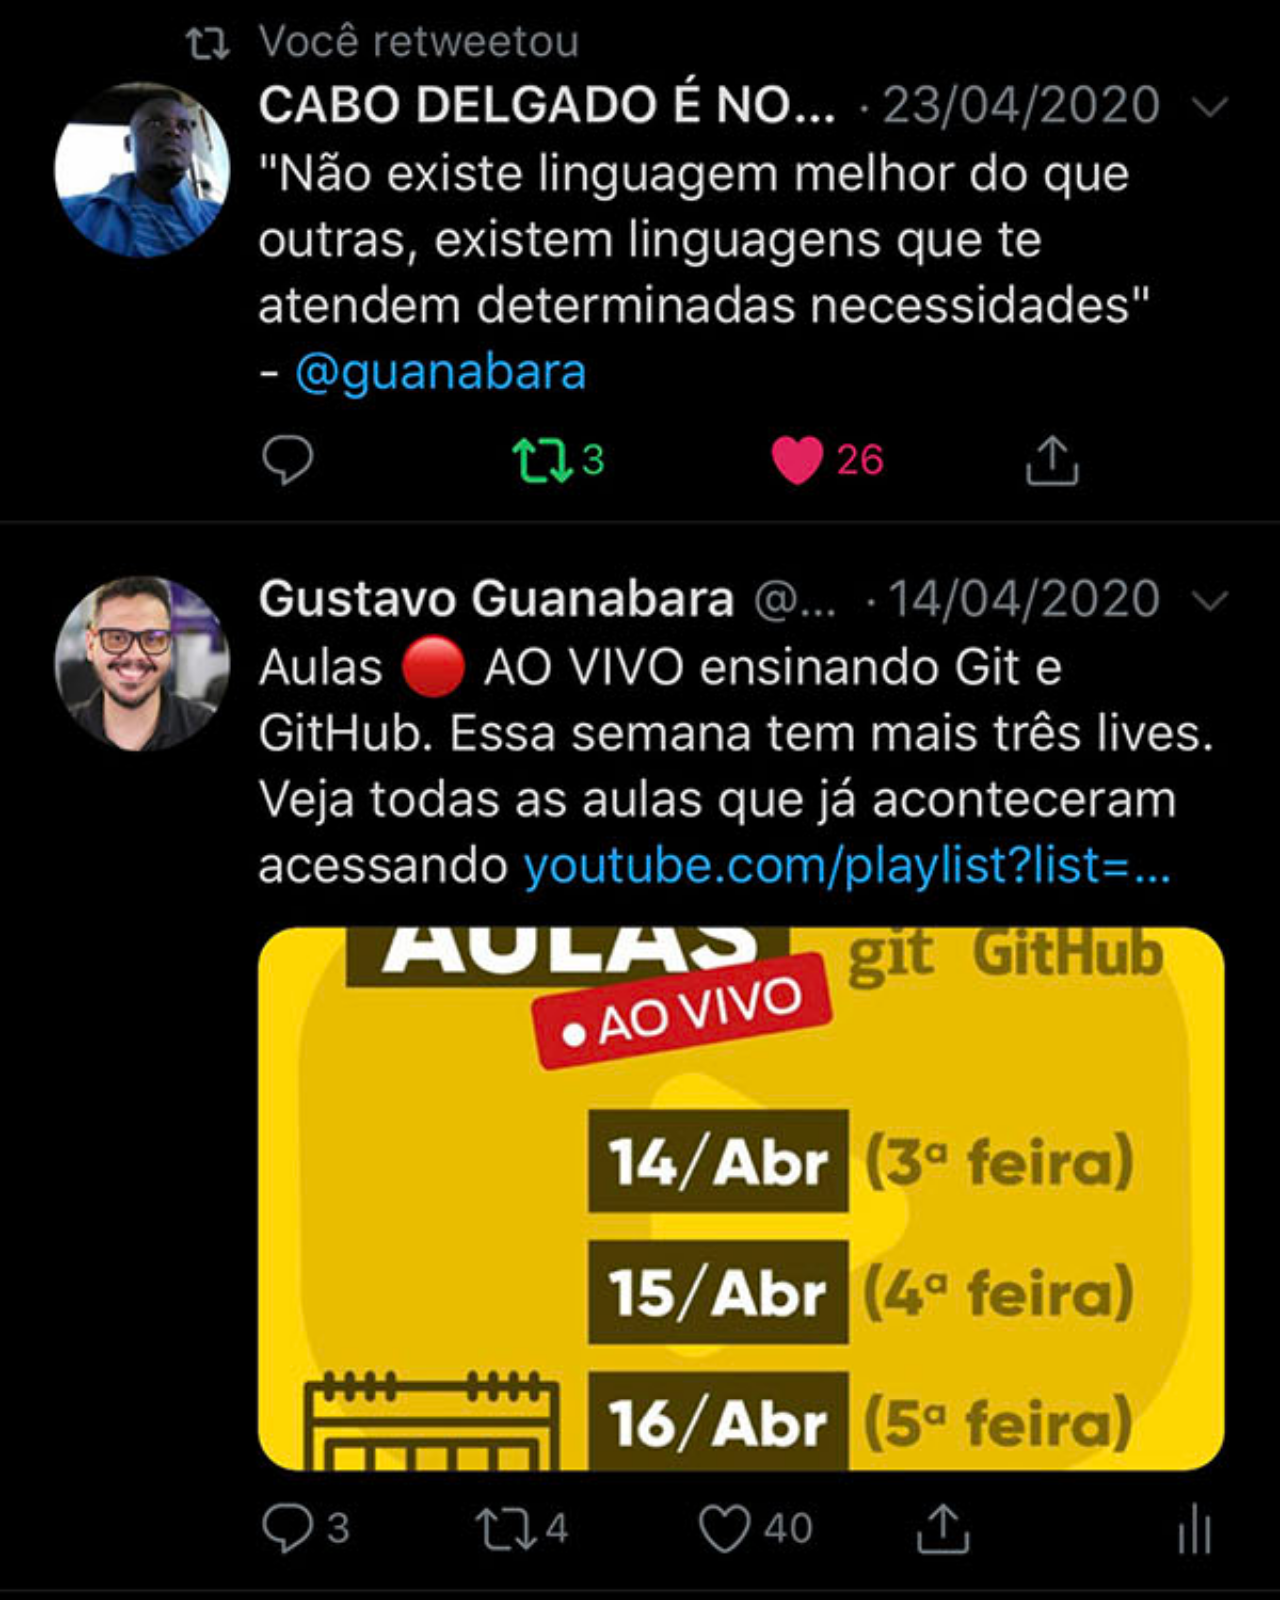
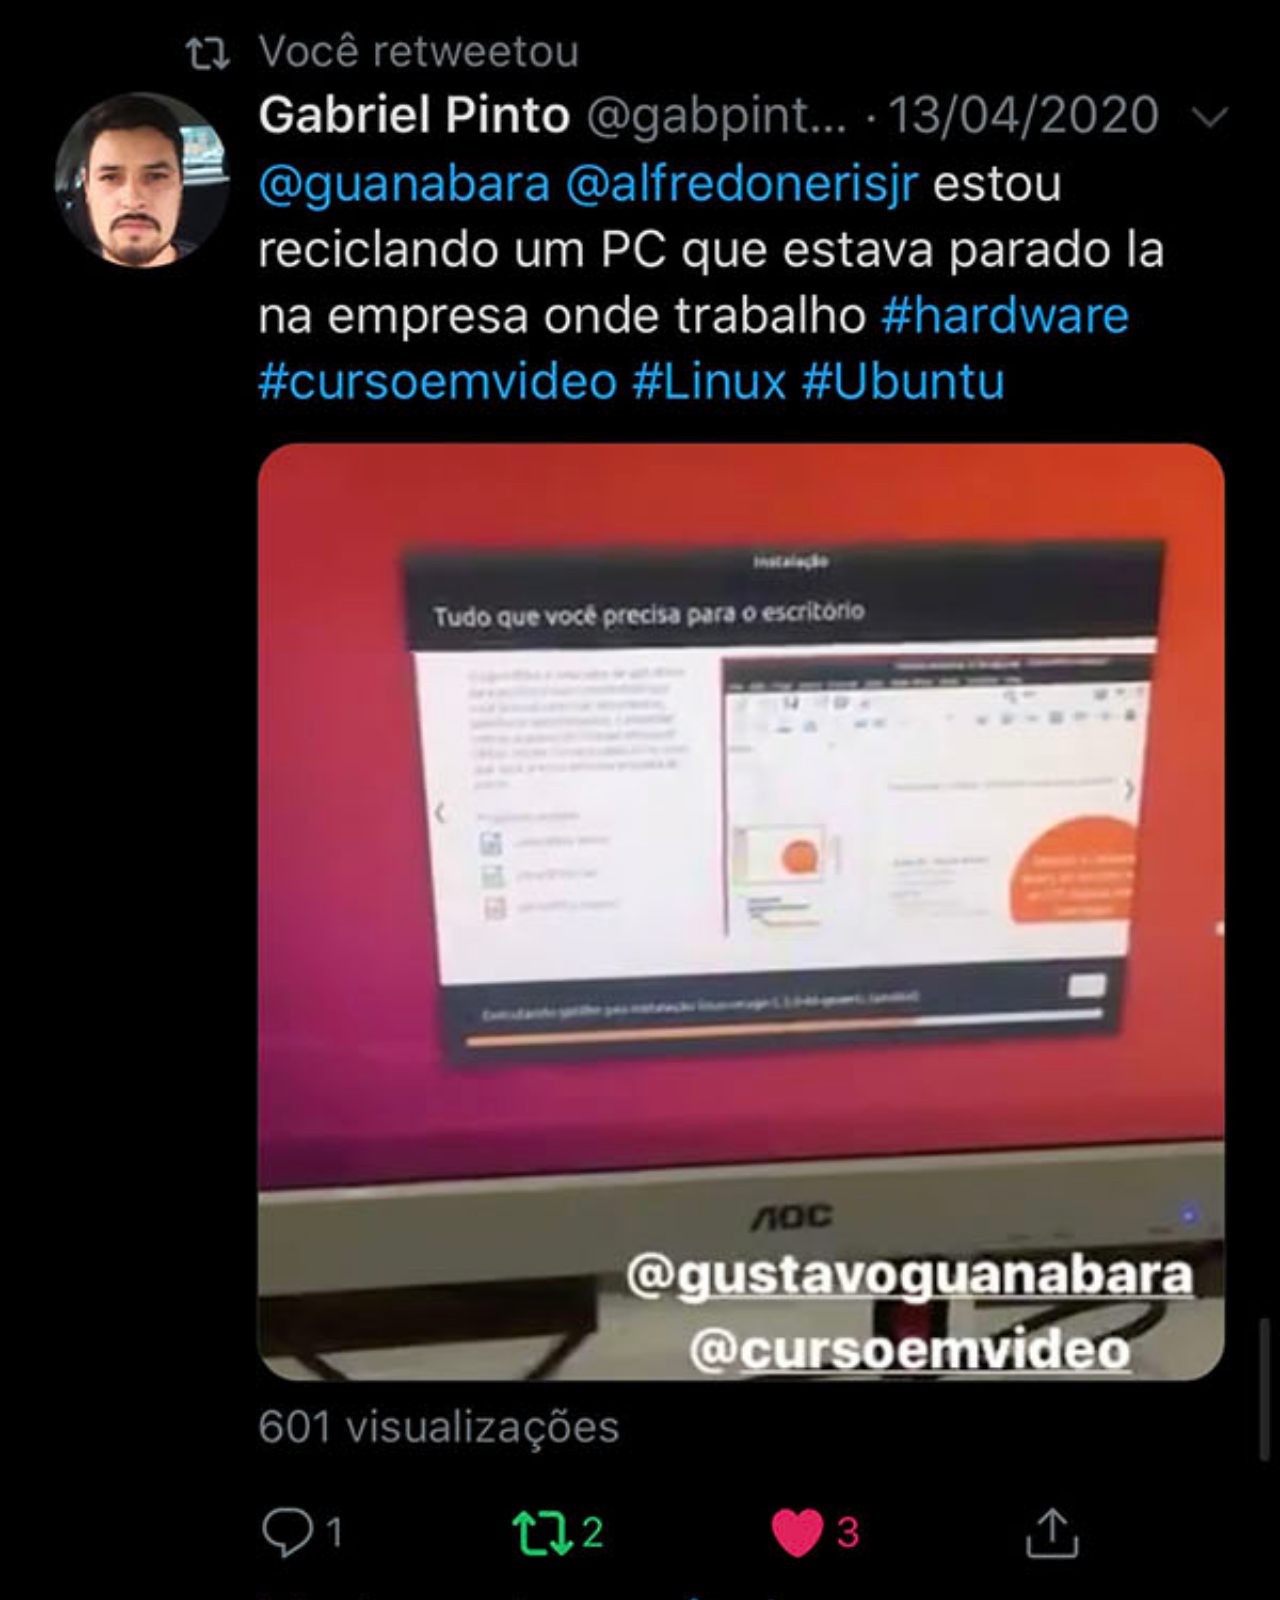
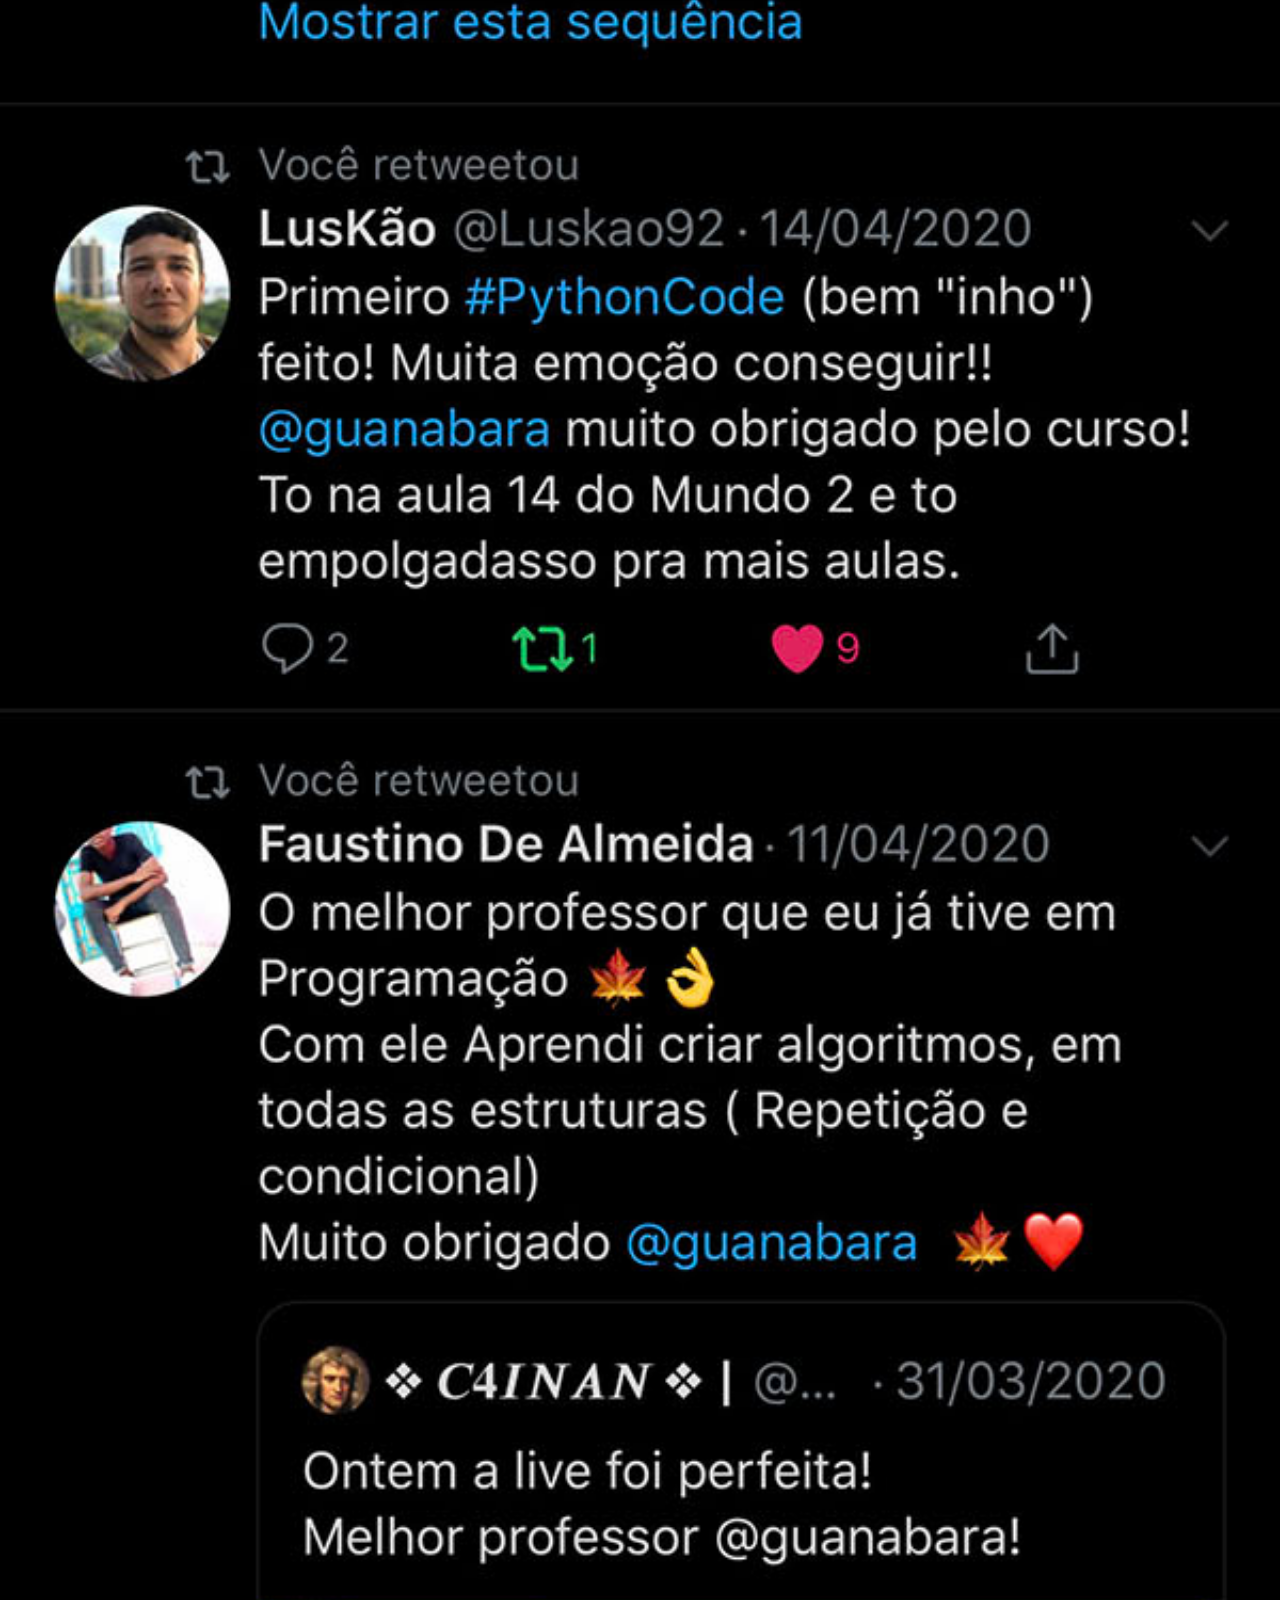
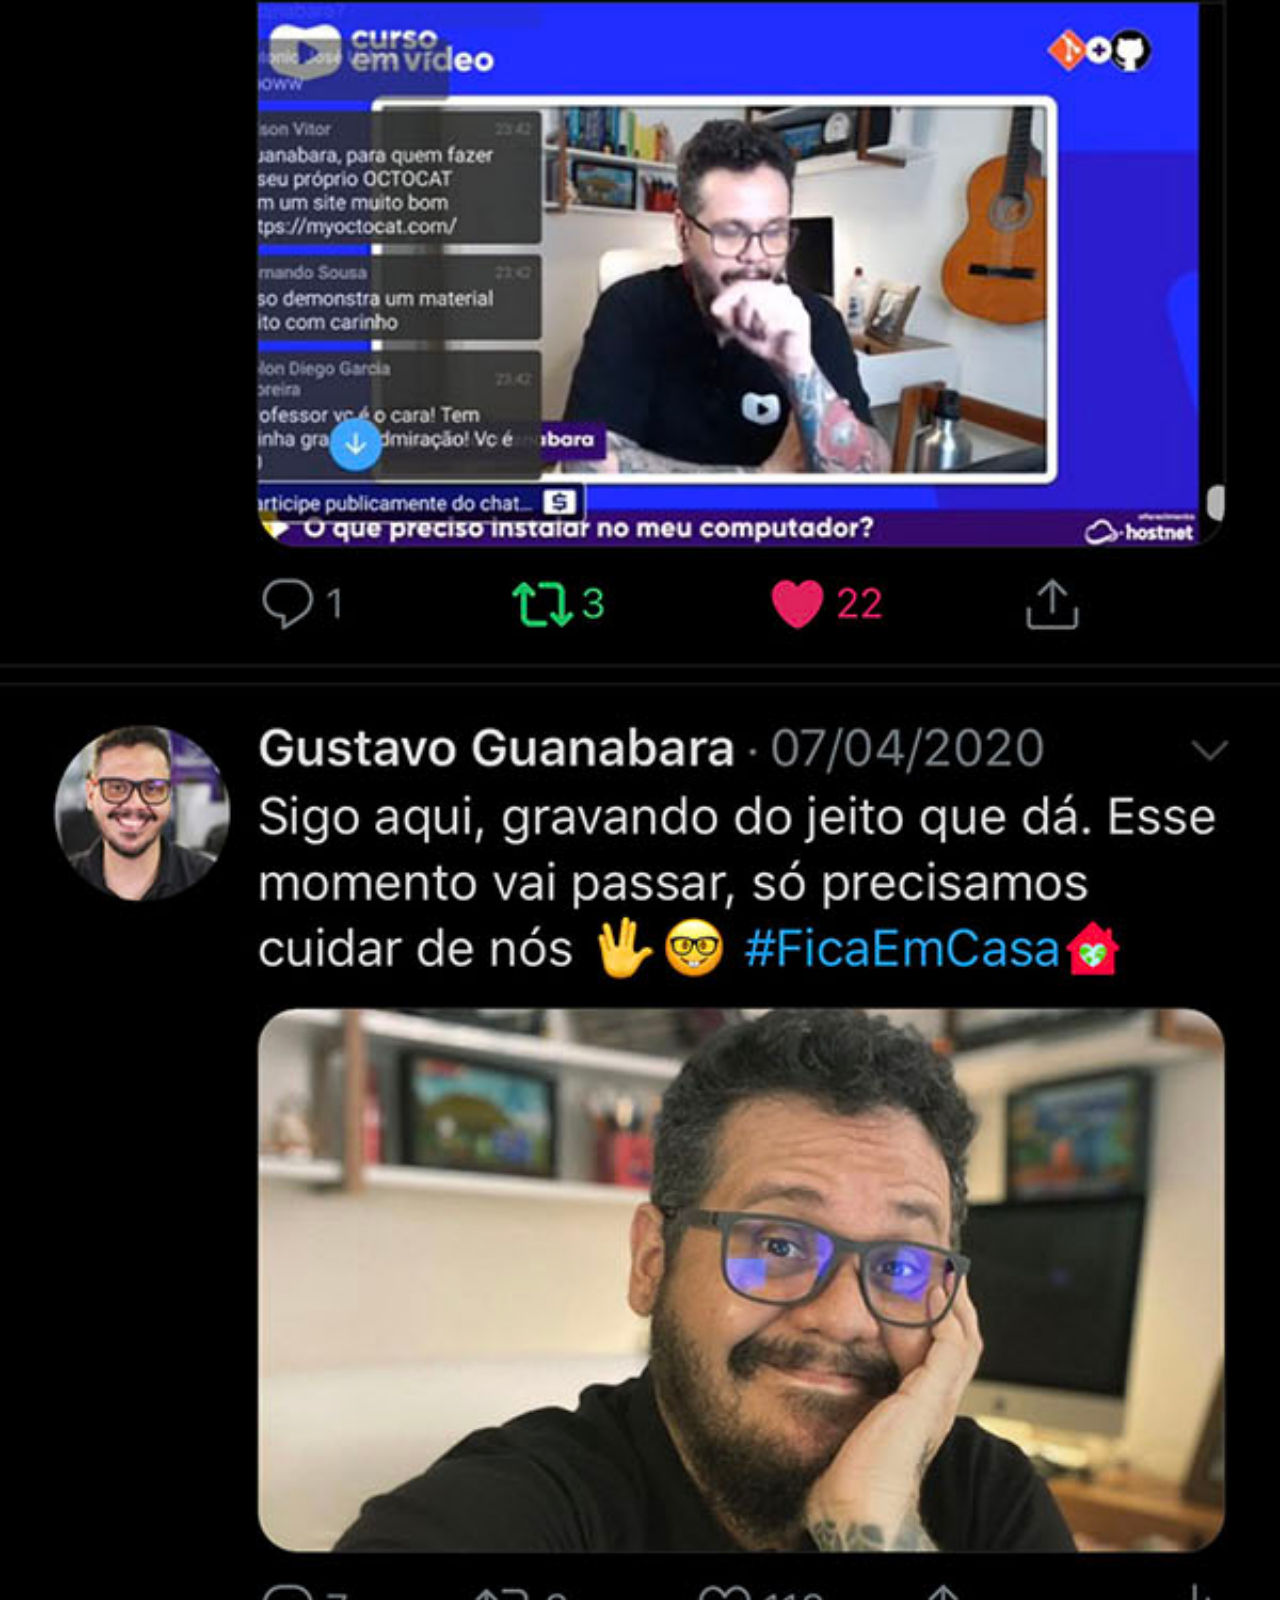
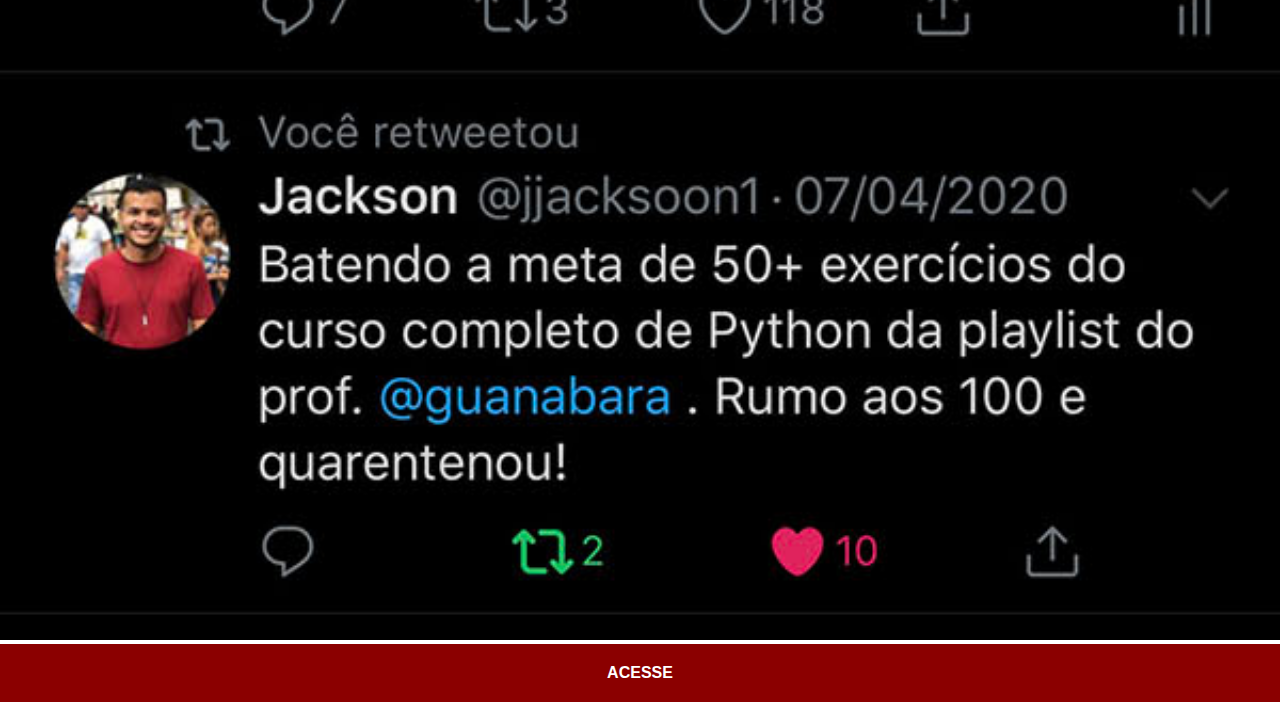
<file: twitter.html>
<!DOCTYPE html>
<html lang="pt-br">
<head>
    <meta charset="UTF-8">
    <meta name="viewport" content="width=device-width, initial-scale=1.0">
    <title>twitter</title>
    <link rel="stylesheet" href="sociais.css">
</head>
<body>
    <img src="imagens/tela-twitter.jpg" alt="">
    <a href="https://twitter.com/diogolsl1" target="_blank">ACESSE</a>
</body>
</html>
</file>
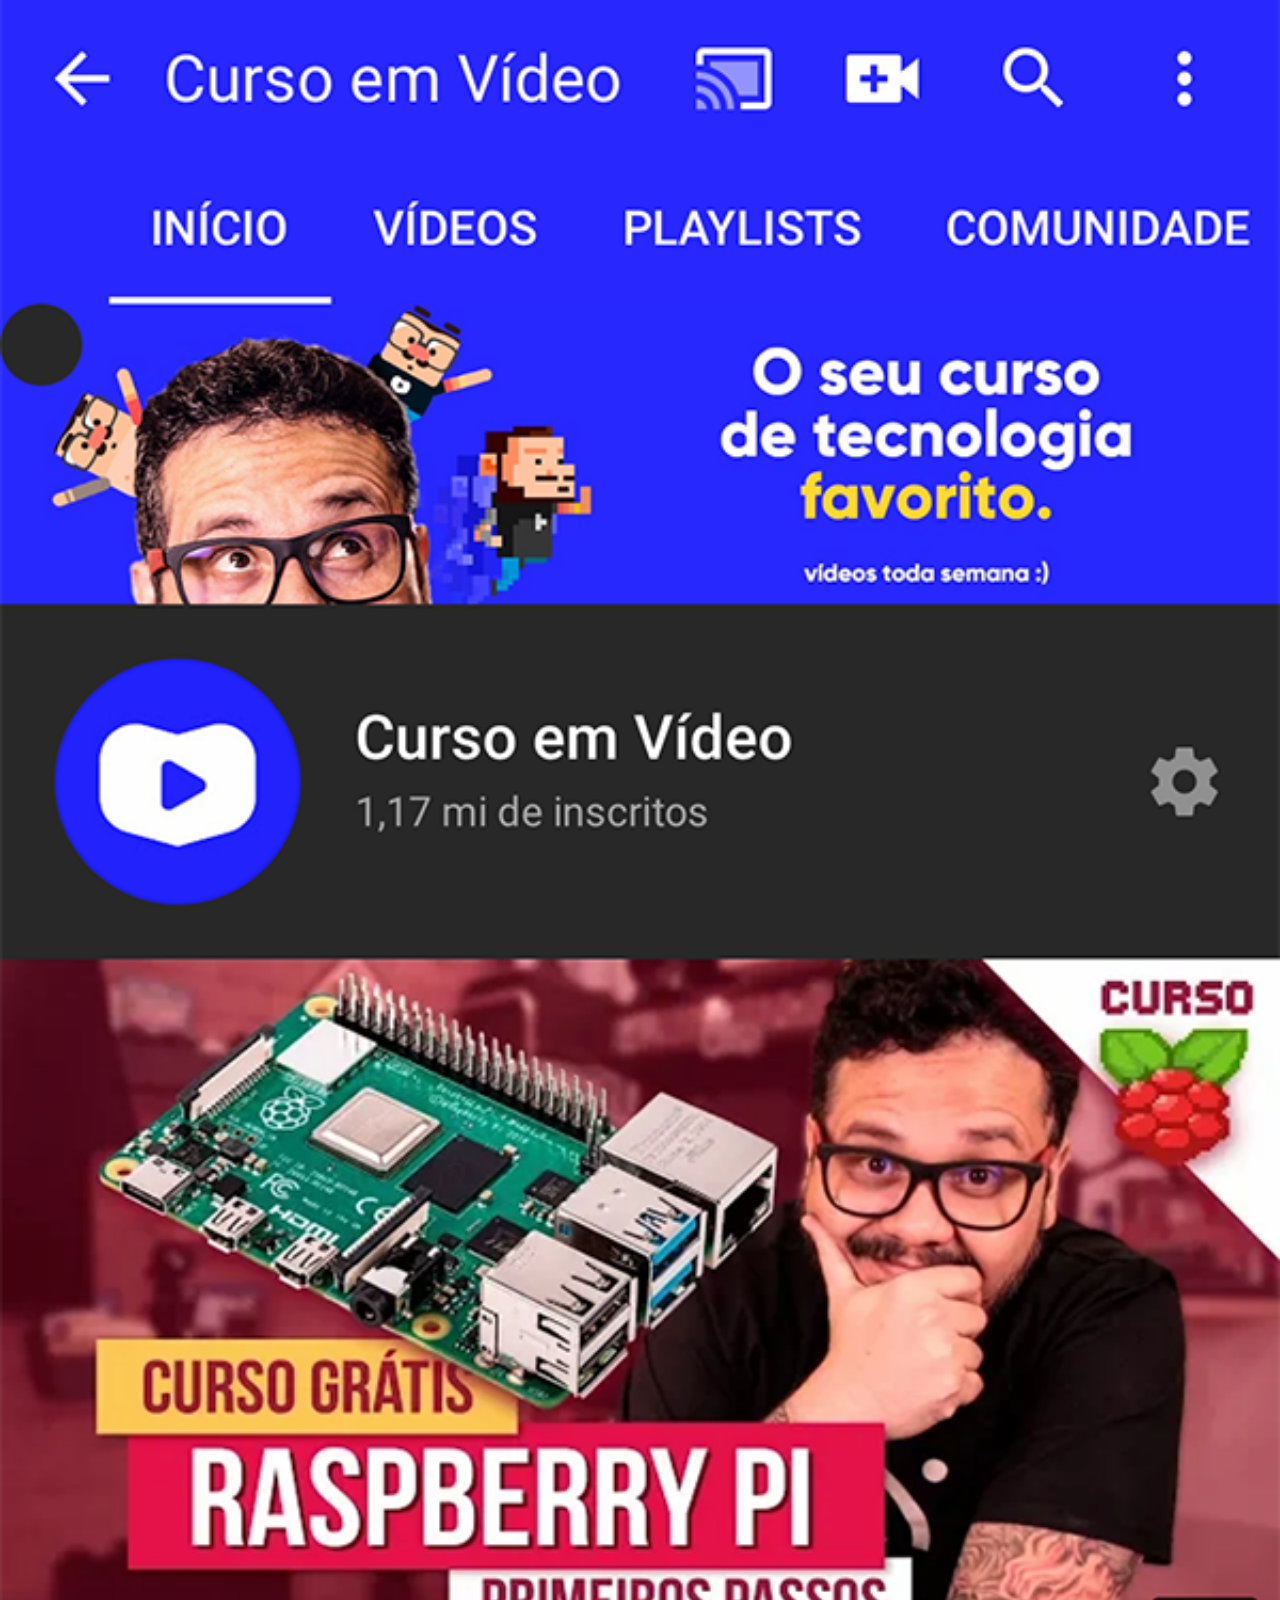
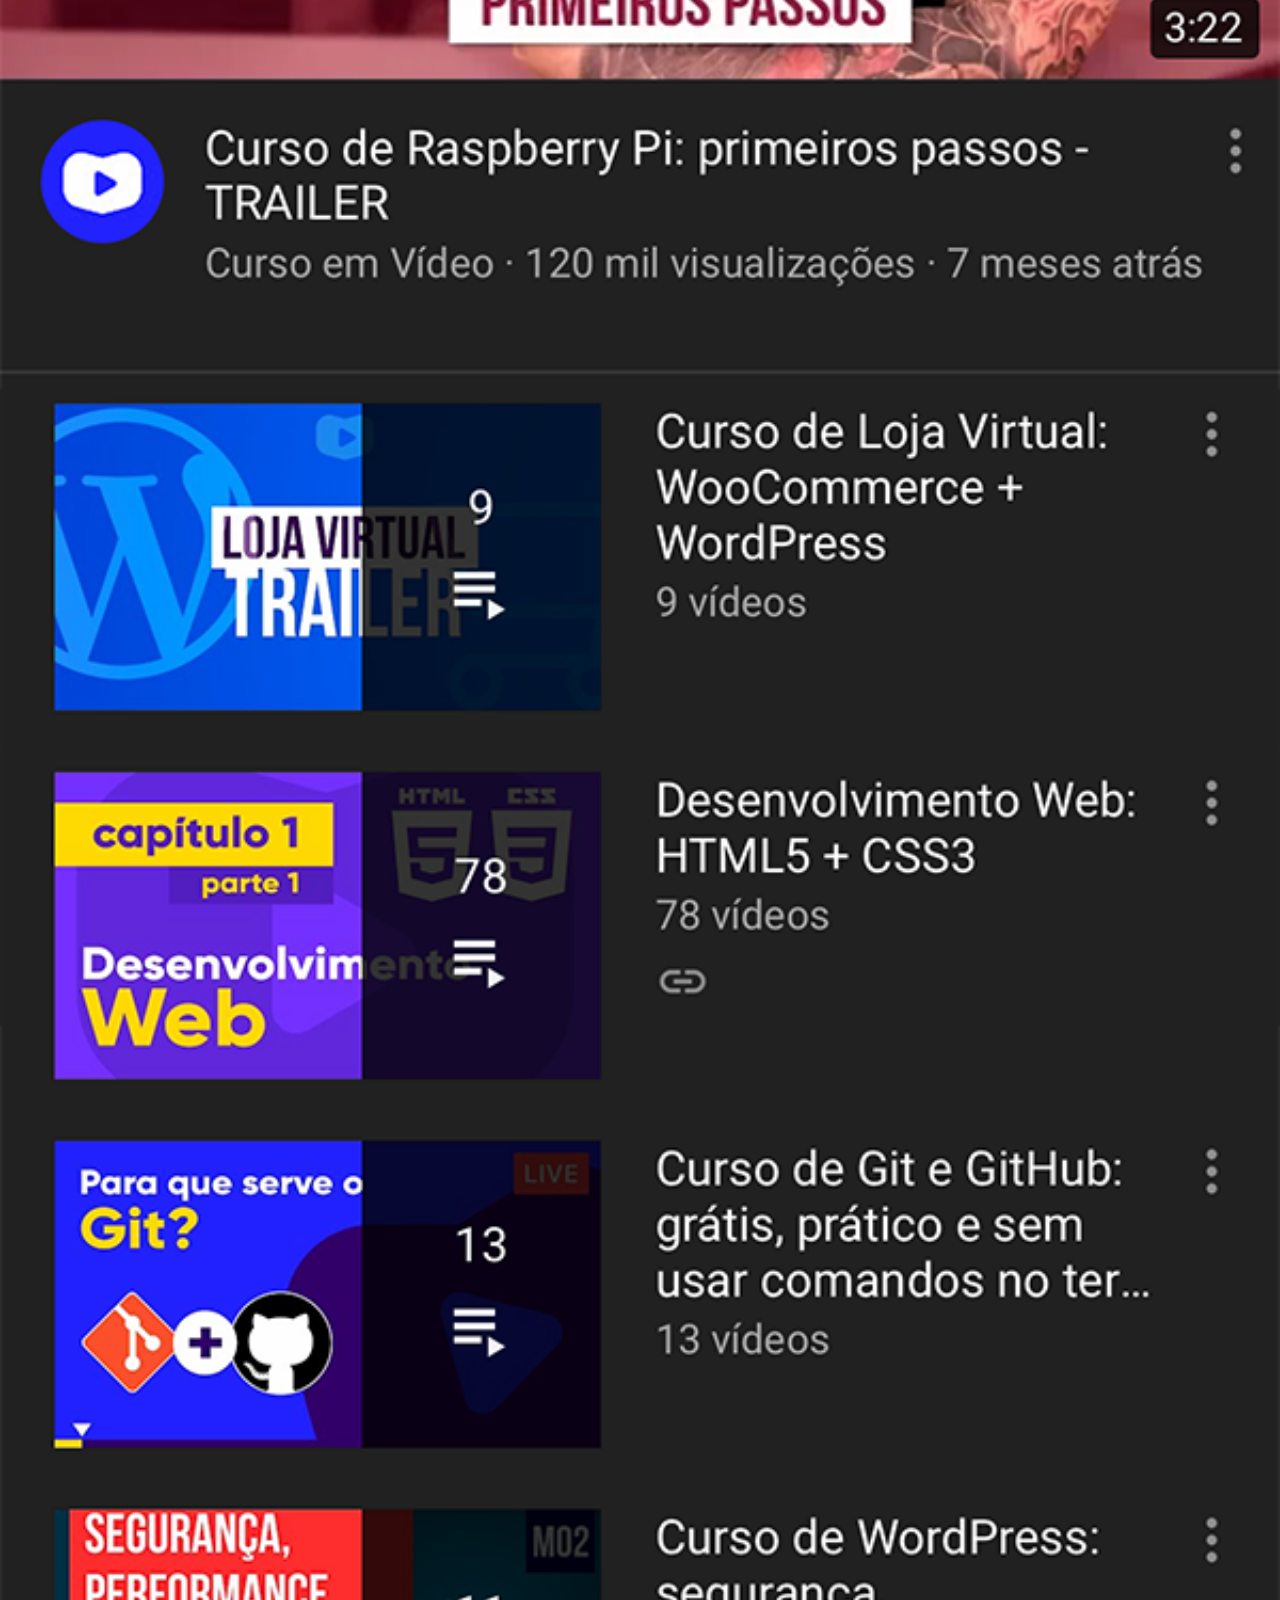
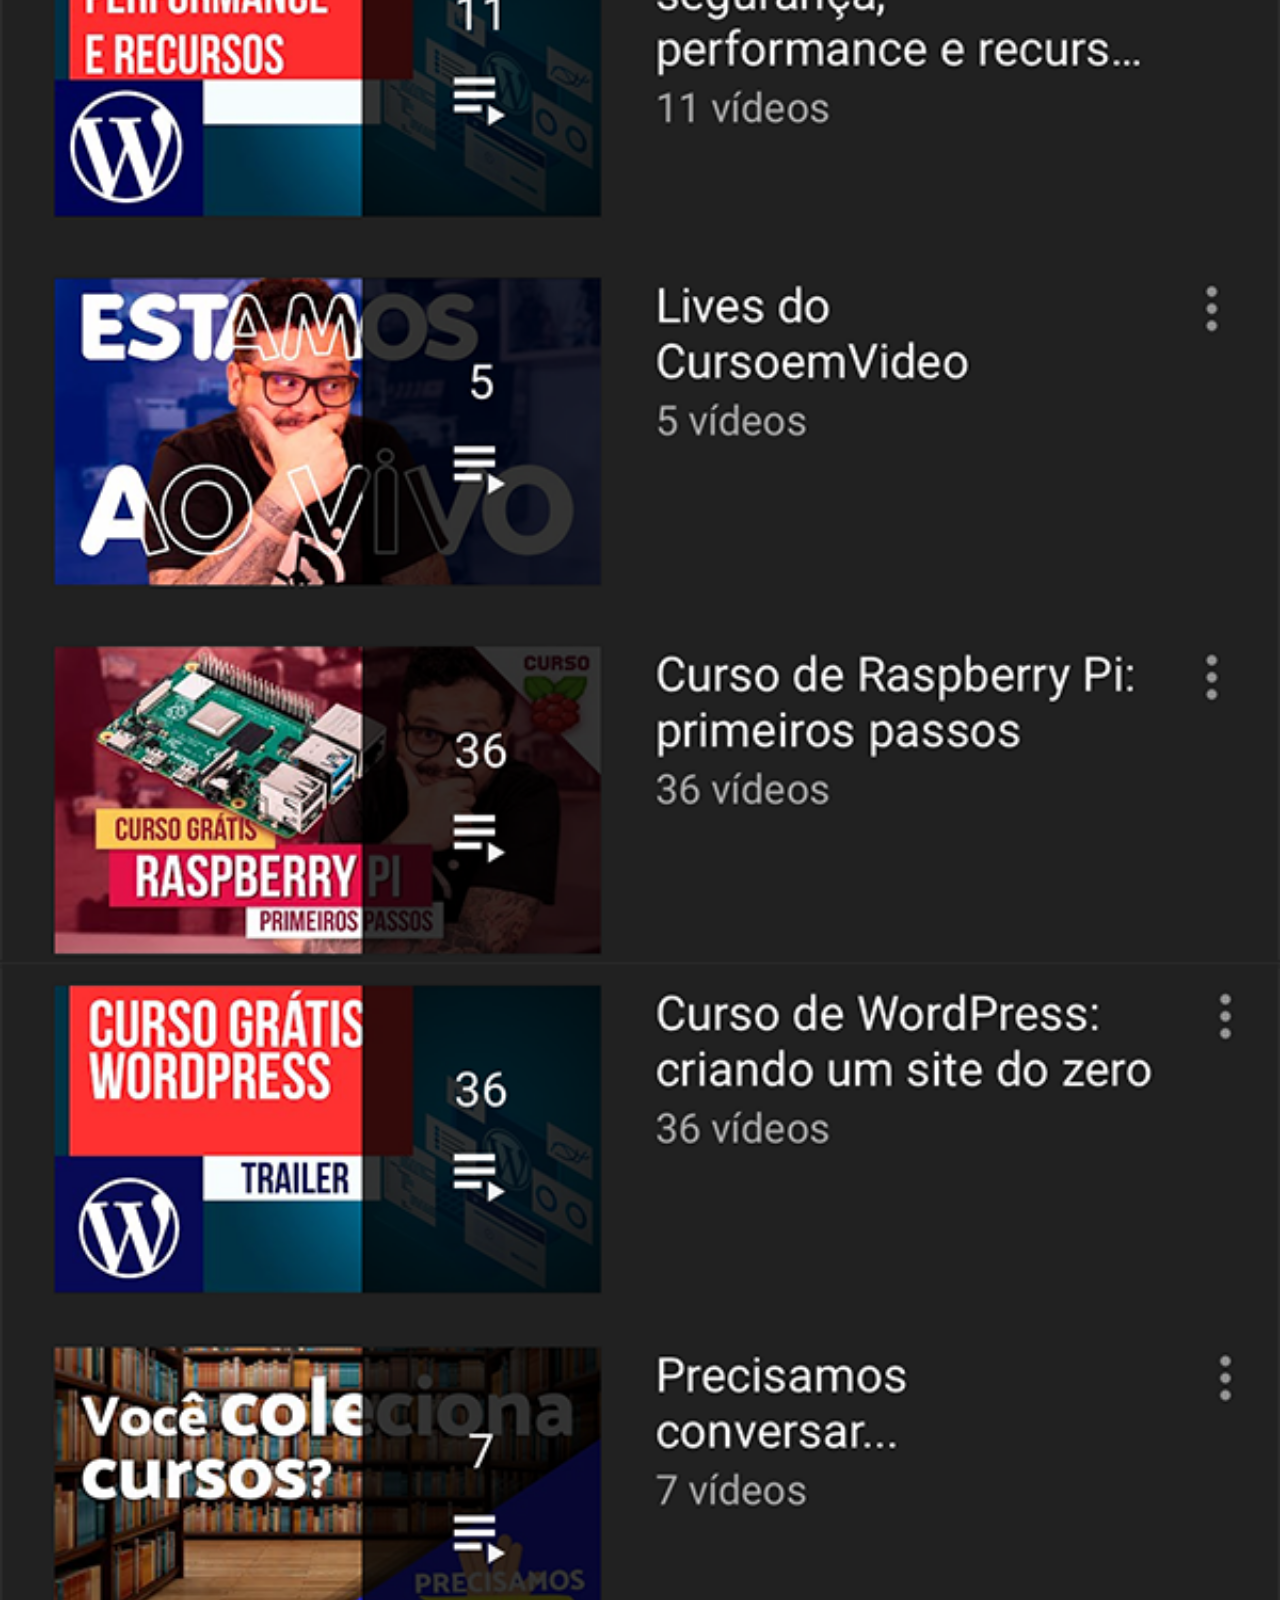
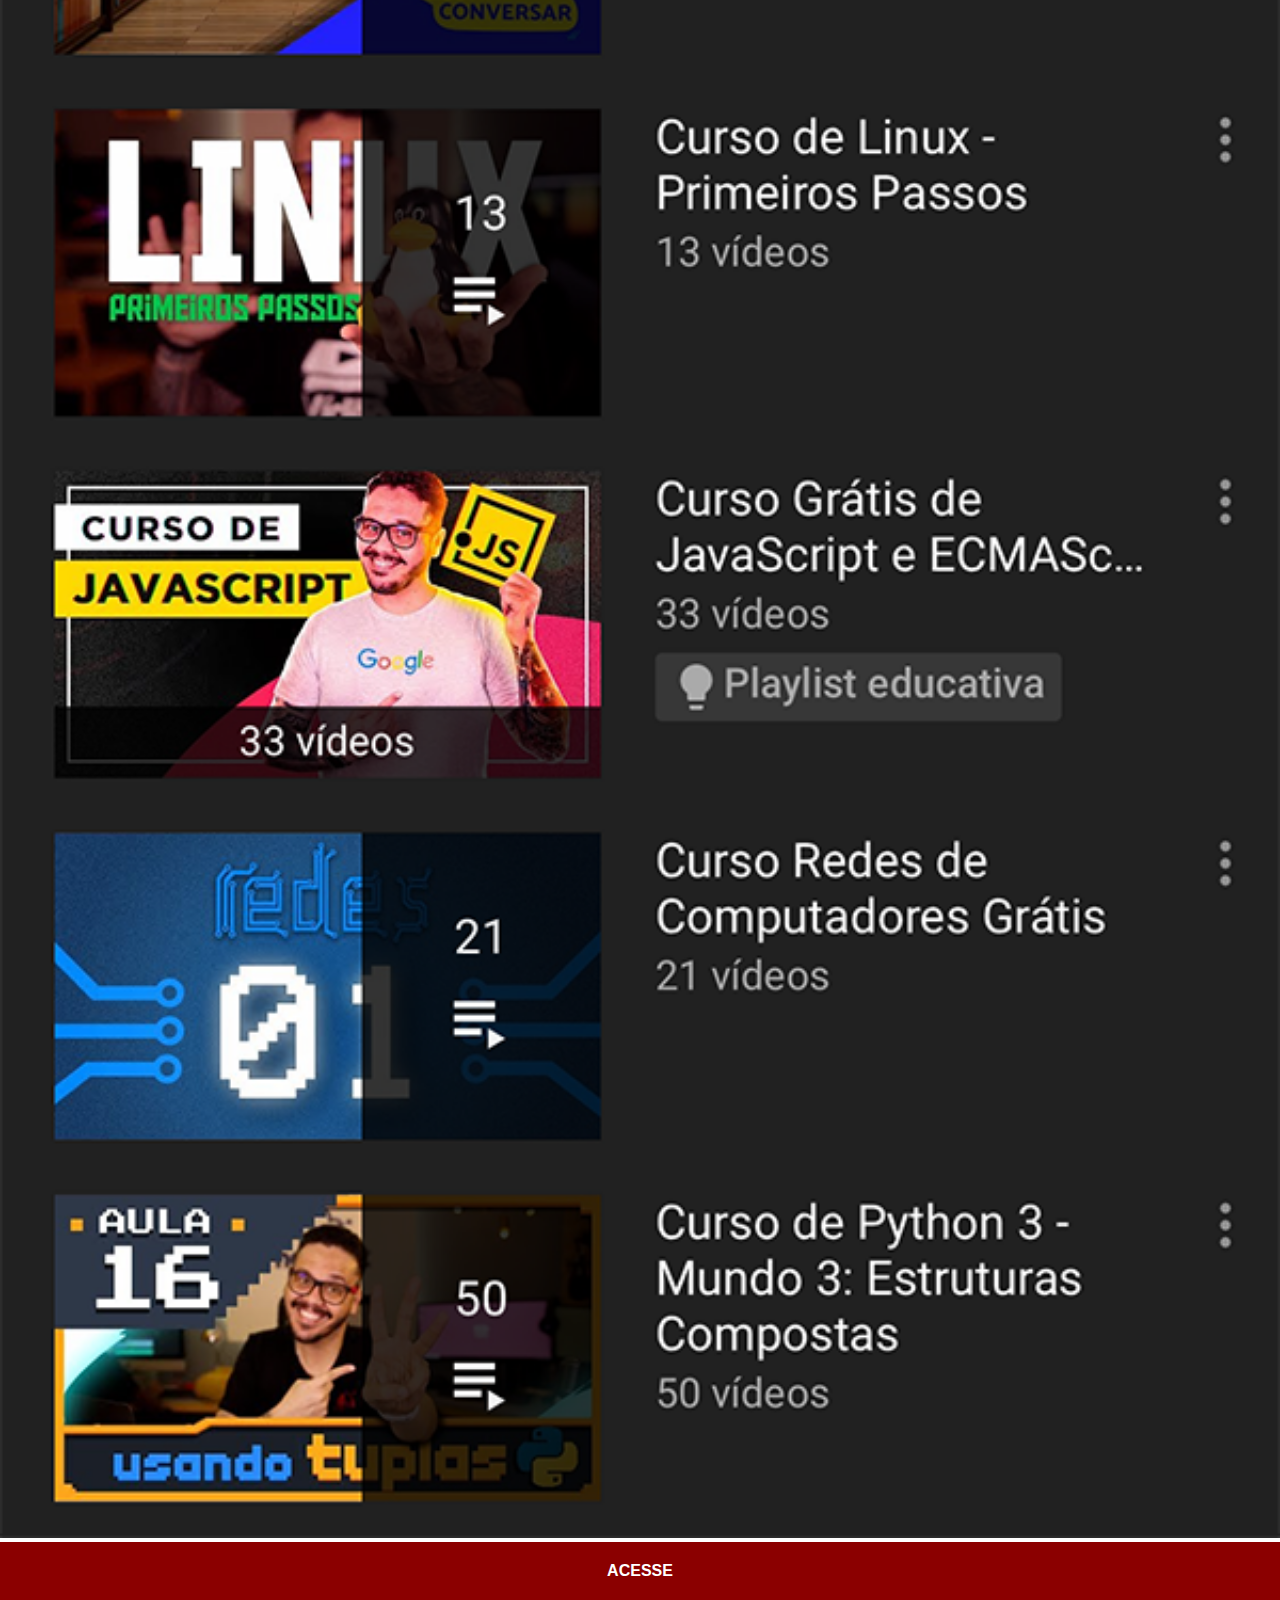
<file: youtube.html>
<!DOCTYPE html>
<html lang="pt-br">
<head>
    <meta charset="UTF-8">
    <meta name="viewport" content="width=device-width, initial-scale=1.0">
    <title>Youtube</title>
    <link rel="stylesheet" href="sociais.css">
</head>
<body>
 <img src="imagens/tela-youtube.png" alt="">
 <a href="https://www.youtube.com/@CursoemVideo" target="_blank">ACESSE</a>
</body>
</html>
</file>
<file: style.css>
@charset "UTF-8";
 *{
    margin: 0px;
    padding: 0px;
 }
html, body{
    height: 100vh;
    width: 100vw;
}
body{
    background: url(imagens/fundo-madeira.jpg) no-repeat top center;
    background-size: cover;
    background-attachment: fixed;
}
 main{
    position: relative;
    height: 100vh;
 }

 section#celular{
    position: absolute;
    left: 50%;
    top: 50%;
    transform: translate(-50%, -50%);
    height: 627px;
    width: 311px;
    background: url(imagens/frame-iphone.png)
 }
 iframe#tela{
    position: relative;
    top: 80px;
    left: 22px;
    height: 471px;
    width: 267px;
 }
 section#redes{
    text-align: right;
 }
 section#redes img{
    width: 50px;
    margin: 10px;
    border-radius: 50%;
    box-shadow: 2px 2px 5px rgba(0, 0, 0, 0.445);
    box-sizing: border-box;
 }
 section#redes img:hover{
    border: 2px solid rgba(255, 255, 255, 0.459);
    transform: translate(-3px, -3px);
    box-shadow: 5px 5px 10px rgba(0, 0, 0, 0.514);
    transition: transform 0.3s;
 }
</file>
<file: sociais.css>
@charset "UTF-8";

*{
    margin: 0px;
    padding: 0px;
    font-family: Arial, Helvetica, sans-serif;
}
::-webkit-scrollbar{
    height: 0px;
    width: 0px;
}
img{
 width: 100vw;
}
a{
    display: block;
    background-color: darkred;
    color: white;
    padding: 20px;
    text-align: center;
    text-decoration: none;
    font-weight: bolder;
}
a:hover{
    background-color: red;
}
</file>
